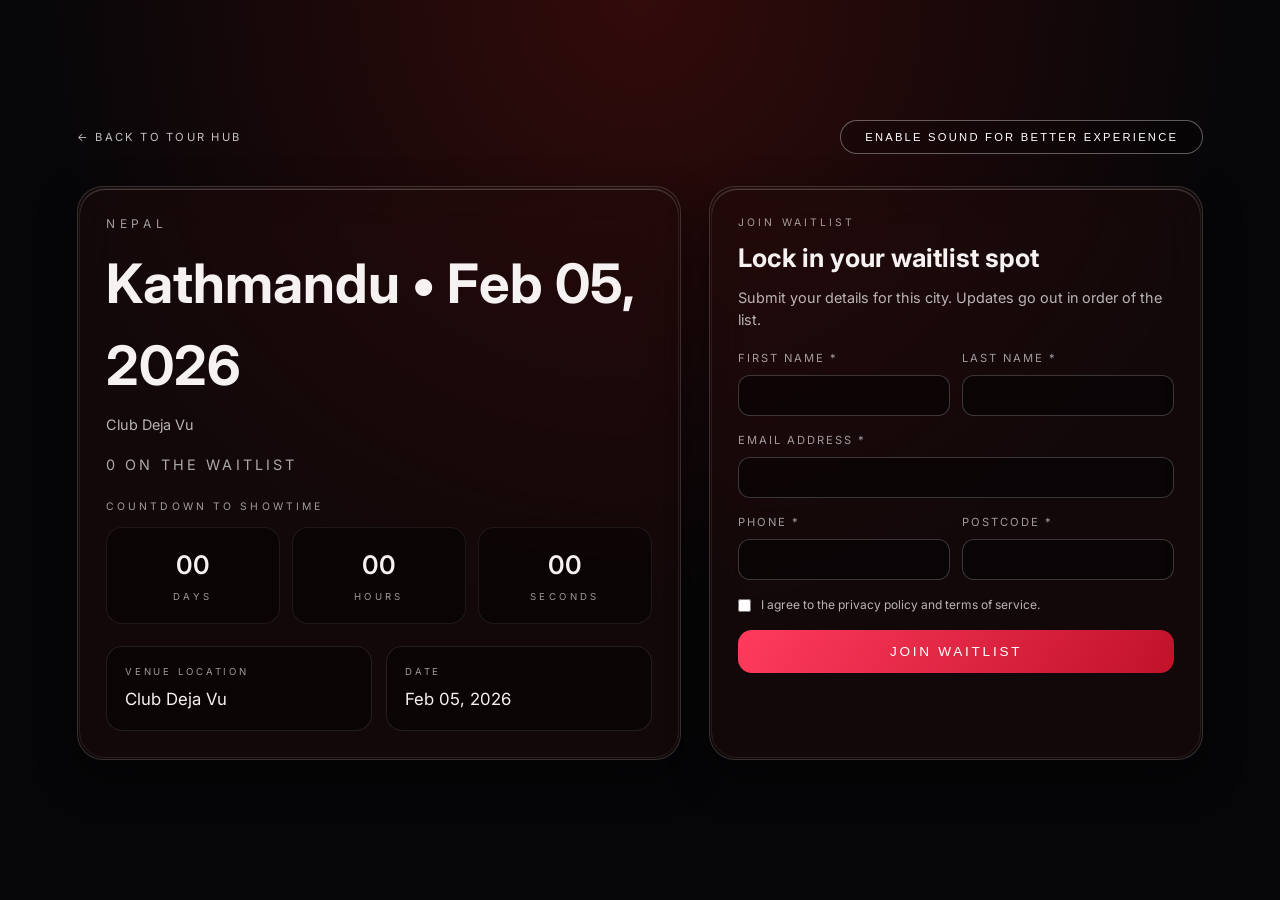
<file: tour-hub.html>
<!DOCTYPE html>
<html lang="en">
<head>
  <meta charset="UTF-8" />
  <title>Tour Hub – Nawaj Ansari</title>
  <meta name="viewport" content="width=device-width, initial-scale=1.0" />

  <link rel="preconnect" href="https://fonts.googleapis.com">
  <link rel="preconnect" href="https://fonts.gstatic.com" crossorigin>
  <link href="https://fonts.googleapis.com/css2?family=Oswald:wght@300;400;700&family=Inter:wght@300;400;600&family=Cinzel:wght@400;600;700&family=Cormorant+Garamond:wght@400;500;700&family=MedievalSharp&display=swap" rel="stylesheet">

  <link rel="stylesheet" href="assets/css/style.css" />
  <script src="assets/js/main.js" defer></script>
</head>
<body class="tour-hub-page">
  <main class="tour-hub">
    <div class="tour-hub-top">
      <a class="tour-hub-back" href="index.html#tour">← Back to tour hub</a>
      <button class="tour-hub-audio" type="button">Enable sound for better experience</button>
    </div>

    <div class="tour-hub-shell">
      <section class="tour-hub-card tour-hub-details" aria-labelledby="tour-hub-title">
        <div class="tour-hub-location">
          <p class="tour-hub-region" id="tour-hub-region">City</p>
          <h1 class="tour-hub-title" id="tour-hub-title">TBA • TBA</h1>
          <p class="tour-hub-sub" id="tour-hub-venue">Venue TBA</p>
        </div>

        <div class="tour-hub-count" id="tour-hub-count">0 on the waitlist</div>

        <div class="tour-hub-countdown">
          <p class="tour-hub-label">Countdown to showtime</p>
          <div class="tour-hub-countdown-grid" role="timer" aria-live="polite">
            <div class="tour-hub-countdown-item">
              <div class="tour-hub-countdown-number" id="hub-days">00</div>
              <div class="tour-hub-countdown-label">days</div>
            </div>
            <div class="tour-hub-countdown-item">
              <div class="tour-hub-countdown-number" id="hub-hours">00</div>
              <div class="tour-hub-countdown-label">hours</div>
            </div>
            <div class="tour-hub-countdown-item">
              <div class="tour-hub-countdown-number" id="hub-seconds">00</div>
              <div class="tour-hub-countdown-label">seconds</div>
            </div>
          </div>
        </div>

        <div class="tour-hub-info-grid">
          <div class="tour-hub-info-card">
            <p class="tour-hub-info-label">Venue location</p>
            <p class="tour-hub-info-value" id="tour-hub-location">TBA</p>
          </div>
          <div class="tour-hub-info-card">
            <p class="tour-hub-info-label">Date</p>
            <p class="tour-hub-info-value" id="tour-hub-date">TBA</p>
          </div>
        </div>
      </section>

      <section class="tour-hub-card tour-hub-form-card" aria-labelledby="tour-hub-form-title">
        <div class="tour-hub-form-header">
          <p class="tour-hub-form-label">Join waitlist</p>
          <h2 class="tour-hub-form-title" id="tour-hub-form-title">Lock in your waitlist spot</h2>
          <p class="tour-hub-form-sub">Submit your details for this city. Updates go out in order of the list.</p>
        </div>

        <form class="tour-hub-form" id="tour-hub-form" novalidate>
          <div class="tour-hub-form-row">
            <label class="tour-hub-field">
              <span>First Name *</span>
              <input type="text" name="firstName" autocomplete="given-name" required />
            </label>
            <label class="tour-hub-field">
              <span>Last Name *</span>
              <input type="text" name="lastName" autocomplete="family-name" required />
            </label>
          </div>

          <label class="tour-hub-field">
            <span>Email Address *</span>
            <input type="email" name="email" autocomplete="email" required />
          </label>

          <div class="tour-hub-form-row">
            <label class="tour-hub-field">
              <span>Phone *</span>
              <input type="tel" name="phone" autocomplete="tel" required />
            </label>
            <label class="tour-hub-field">
              <span>Postcode *</span>
              <input type="text" name="postcode" autocomplete="postal-code" required />
            </label>
          </div>

          <label class="tour-hub-consent">
            <input type="checkbox" name="consent" required />
            <span>I agree to the privacy policy and terms of service.</span>
          </label>

          <button class="tour-hub-submit" type="submit">Join waitlist</button>
          <div class="tour-hub-status" id="tour-hub-status" role="status" aria-live="polite"></div>
        </form>
      </section>
    </div>
  </main>
</body>
</html>
</file>
<file: assets/css/style.css>
:root {
  --bg: #050505;
  --bg-elevated: #0d0f13;
  --surface: #111318;
  --surface-2: #171b22;
  --bg-alt: var(--bg-elevated);
  --text: #f5f5f5;
  --text-muted: #a4a8b0;
  --muted: var(--text-muted);
  --border: rgba(255, 255, 255, 0.16);
  --overlay: rgba(0, 0, 0, 0.62);
  --accent: #ffffff;
  --accent-2: #9bc9ff;
  --accent-rgb: 255, 255, 255;
  --accent-glow: rgba(255, 255, 255, 0.35);
  --shadow: 0 16px 40px rgba(0, 0, 0, 0.42);
  --shadow-soft: 0 10px 24px rgba(0, 0, 0, 0.28);
  --shadow-deep: 0 18px 44px rgba(0, 0, 0, 0.48);
  --blur-soft: 10px;
  --blur-strong: 18px;
  --glow-soft: 0 0 18px rgba(255, 255, 255, 0.12);
  --effect-reduction: 1;
  --ambient-duration-multiplier: 1;
  --hero-droplet-core: rgba(255, 255, 255, 0.95);
  --hero-droplet-glow: rgba(180, 220, 255, 0.75);
  --glass-bg: color-mix(in srgb, var(--surface-2) 70%, transparent);
  --glass-bg-strong: color-mix(in srgb, var(--surface-2) 82%, transparent);
  --glass-border: var(--border);
  --glass-highlight: color-mix(in srgb, var(--accent) 30%, transparent);
  --glass-shadow: var(--shadow);
  --glass-blur: 16px;
  --font-base: "Inter", system-ui, -apple-system, BlinkMacSystemFont, sans-serif;
  --font-gmode: "Pirata One", Georgia, "Times New Roman", serif;
  --section-min-height: clamp(420px, 54vh, 585px);
  --header-height: 72px;
}

* {
  margin: 0;
  padding: 0;
  box-sizing: border-box;
}

.sr-only {
  position: absolute;
  width: 1px;
  height: 1px;
  padding: 0;
  margin: -1px;
  overflow: hidden;
  clip: rect(0, 0, 0, 0);
  white-space: nowrap;
  border: 0;
}

body {
  background: var(--bg);
  color: var(--text);
  font-family: var(--font-base);
  line-height: 1.5;
  overflow-x: hidden;
  position: relative;
  transition: background-color 0.45s ease, color 0.45s ease, border-color 0.45s ease, box-shadow 0.45s ease, font-family 0.45s ease;
}

body.sheet-open {
  overflow: hidden;
}

body.menu-open {
  overflow: hidden;
}

body.g-mode {
  --bg: #0b0202;
  --bg-elevated: #140404;
  --surface: #1a0808;
  --surface-2: #230b0b;
  --bg-alt: var(--bg-elevated);
  --text: #f7e6e6;
  --text-muted: #ccb3b3;
  --accent: #f04d4d;
  --accent-2: #ff8d8d;
  --accent-rgb: 240, 77, 77;
  --accent-glow: rgba(240, 77, 77, 0.42);
  --border: rgba(240, 77, 77, 0.3);
  --overlay: rgba(10, 2, 2, 0.7);
  --shadow: 0 16px 40px rgba(0, 0, 0, 0.55);
  --shadow-soft: 0 10px 24px rgba(0, 0, 0, 0.32);
  --shadow-deep: 0 18px 44px rgba(0, 0, 0, 0.58);
  --glow-soft: 0 0 18px rgba(240, 77, 77, 0.12);
  --hero-droplet-core: #ffe5e5;
  --hero-droplet-glow: #b1121c;
  /* Body copy stays on --font-base (Inter) for legibility. The gothic
     --font-gmode display face is applied only to the hero headline
     (see .hero-name-backdrop below), never inherited site-wide. */
  background: var(--bg);
  color: var(--text);
}

a {
  color: inherit;
  text-decoration: none;
}

img {
  max-width: 100%;
  display: block;
}

video,
iframe {
  max-width: 100%;
}

/* Smooth theme transitions */
body,
header,
.hero,
.spotify-section,
.tour,
/* .merch, */
.about,
.subscribe,
footer,
.hero-ribbon,
/* .product-card, */
.countdown-card,
.tour-item,
.spotify-card,
.subscribe-card,
.footer-links,
.footer-links a,
.logo-mark-footer {
  transition: background-color 0.45s ease, color 0.45s ease, border-color 0.45s ease, box-shadow 0.45s ease;
}

/* HEADER / NAV */

header {
  position: fixed;
  top: 14px;
  left: 50%;
  transform: translateX(-50%);
  width: calc(100% - 32px);
  max-width: 1300px;
  border-radius: 999px;
  z-index: 100;
  padding: 10px calc(4vw + env(safe-area-inset-right)) 10px calc(4vw + env(safe-area-inset-left));
  min-height: 56px;
  display: flex;
  align-items: center;
  justify-content: space-between;
  background: rgba(4, 6, 14, 0.55);
}

.logo {
  font-family: "Oswald", sans-serif;
  font-weight: 700;
  letter-spacing: 0.2em;
  font-size: 0.85rem;
  text-transform: uppercase;
  display: flex;
  flex-direction: column;
  align-items: flex-start;
  gap: 6px;
  opacity: 0;
  transform: translate3d(0, -10px, 0);
  animation: hero-fade-up 0.55s cubic-bezier(0.22, 1, 0.36, 1) 0.08s forwards;
}

.logo-mark {
  height: 28px;
  width: auto;
}

nav ul {
  display: flex;
  list-style: none;
  gap: 28px;
  font-size: 0.8rem;
  text-transform: uppercase;
  letter-spacing: 0.14em;
}

nav ul li {
  opacity: 0;
  transform: translate3d(0, -8px, 0);
  animation: hero-fade-up 0.45s cubic-bezier(0.22, 1, 0.36, 1) forwards;
}

nav ul li:nth-child(1) { animation-delay: 0.16s; }
nav ul li:nth-child(2) { animation-delay: 0.2s; }
nav ul li:nth-child(3) { animation-delay: 0.24s; }
nav ul li:nth-child(4) { animation-delay: 0.28s; }
nav ul li:nth-child(5) { animation-delay: 0.32s; }

nav a {
  position: relative;
}

nav a::after {
  content: "";
  position: absolute;
  left: 0;
  bottom: -4px;
  width: 0;
  height: 1px;
  background: var(--accent);
  transition: width 0.25s ease;
}

nav a:hover::after {
  width: 100%;
}

.nav-toggle {
  display: none;
  align-items: center;
  justify-content: center;
  width: 44px;
  height: 44px;
  border-radius: 12px;
  border: 1px solid var(--accent);
  background: color-mix(in srgb, var(--surface) 78%, transparent);
  color: var(--accent);
  cursor: pointer;
  transition: background 0.2s ease, transform 0.2s ease;
  opacity: 0;
  transform: translate3d(0, -8px, 0);
  animation: hero-fade-up 0.45s cubic-bezier(0.22, 1, 0.36, 1) 0.12s forwards;
}

.nav-toggle:hover {
  background: color-mix(in srgb, var(--accent) 14%, var(--surface));
  transform: translateY(-1px);
}

.nav-toggle-bar {
  position: relative;
  display: block;
  width: 20px;
  height: 2px;
  background: currentColor;
}

.nav-toggle-bar::before,
.nav-toggle-bar::after {
  content: "";
  position: absolute;
  left: 0;
  width: 100%;
  height: 2px;
  background: currentColor;
  transition: transform 0.2s ease;
}

.nav-toggle-bar::before { top: -6px; }
.nav-toggle-bar::after  { top: 6px; }

/* G MODE ORB — floating sphere above the pill */
.g-mode-orb-wrap {
  position: absolute;
  left: 50%;
  top: 0;
  transform: translate(-50%, -58%);
  z-index: 120;
  display: flex;
  flex-direction: column;
  align-items: center;
  pointer-events: none;
}

.g-mode-orb {
  display: block;
  width: 46px;
  height: 46px;
  border-radius: 50%;
  background: radial-gradient(circle at 36% 28%,
    #ffffff 0%,
    rgba(210, 218, 255, 0.90) 24%,
    rgba(140, 148, 210, 1)   55%,
    rgba(28,  30,  70,  1)   100%);
  box-shadow:
    0 0 22px rgba(130, 140, 240, 0.55),
    0 0 8px  rgba(255, 255, 255, 0.40),
    0 6px 18px rgba(0, 0, 0, 0.65);
}

.g-mode-orb-ring {
  display: block;
  width: 62px;
  height: 14px;
  border-radius: 50%;
  border: 1.5px solid rgba(180, 190, 255, 0.40);
  margin-top: -8px;
  box-shadow: 0 0 10px rgba(140, 150, 255, 0.25);
}

.theme-toggle {
  position: absolute;
  left: 50%;
  top: 50%;
  padding: 10px 18px;
  border-radius: 999px;
  border: 1px solid var(--accent);
  background: linear-gradient(180deg, color-mix(in srgb, var(--accent) 22%, transparent), color-mix(in srgb, var(--surface) 70%, var(--bg)));
  color: var(--accent);
  text-transform: uppercase;
  letter-spacing: 0.12em;
  font-size: 0.72rem;
  cursor: pointer;
  transform: translate3d(-50%, -50%, 0);
  transform-style: preserve-3d;
  box-shadow:
    0 10px 26px rgba(0, 0, 0, 0.45),
    inset 0 1px 0 rgba(255, 255, 255, 0.35),
    inset 0 -3px 8px rgba(0, 0, 0, 0.55);
  transition: background 0.2s ease, transform 0.2s ease, box-shadow 0.2s ease;
  overflow: hidden;
  isolation: isolate;
  z-index: 110;
  opacity: 0;
  animation:
    hero-fade-up-center 0.55s cubic-bezier(0.22, 1, 0.36, 1) 0.12s forwards,
    glass-wobble-center 6s ease-in-out 0.7s infinite;
}

.theme-toggle::before {
  content: "";
  position: absolute;
  inset: 2px;
  border-radius: inherit;
  background: linear-gradient(180deg, rgba(255, 255, 255, 0.28), rgba(255, 255, 255, 0));
  opacity: 0.8;
  pointer-events: none;
  mix-blend-mode: screen;
  animation: specular-drift 4.8s ease-in-out infinite;
}

.theme-toggle::after {
  content: "";
  position: absolute;
  inset: 18% -25% auto -25%;
  height: 60%;
  border-radius: inherit;
  background: linear-gradient(110deg, rgba(255, 255, 255, 0) 0%, rgba(255, 255, 255, 0.25) 45%, rgba(255, 255, 255, 0) 70%);
  mix-blend-mode: screen;
  opacity: 0.7;
  pointer-events: none;
  animation: edge-shimmer 6.5s linear infinite;
}

.theme-toggle:hover {
  background: linear-gradient(180deg, color-mix(in srgb, var(--accent) 30%, transparent), color-mix(in srgb, var(--surface-2) 72%, var(--bg)));
  transform: translate3d(-50%, -52%, 0);
  box-shadow:
    0 14px 30px rgba(0, 0, 0, 0.5),
    inset 0 1px 0 rgba(255, 255, 255, 0.4),
    inset 0 -4px 10px rgba(0, 0, 0, 0.6);
  animation-play-state: paused;
}

.theme-toggle:active {
  transform: translate3d(-50%, -48%, 0);
  box-shadow:
    0 8px 18px rgba(0, 0, 0, 0.4),
    inset 0 1px 0 rgba(255, 255, 255, 0.2),
    inset 0 -2px 6px rgba(0, 0, 0, 0.65);
  animation-play-state: paused;
}

@media (max-width: 820px) {
  .theme-toggle {
    padding: 9px 14px;
  }
}

@media (max-width: 520px) {
  .theme-toggle {
    padding: 8px 12px;
    letter-spacing: 0.1em;
    font-size: 0.68rem;
  }
  .logo-mark {
    height: 22px;
  }
  .logo {
    font-size: 0.75rem;
  }
  .nav-toggle {
    width: 40px;
    height: 40px;
  }
}

@media (max-width: 900px) {
  header {
    padding: 10px 5vw;
    top: 10px;
    width: calc(100% - 20px);
    border-radius: 999px;
  }
}

@media (max-width: 820px) {
  header {
    justify-content: flex-start;
  }
  .nav-toggle {
    display: inline-flex;
    position: absolute;
    right: 5vw;
    top: 50%;
    transform: translateY(-50%);
  }
  nav {
    position: relative;
  }
  nav ul {
    position: absolute;
    top: calc(100% + 10px);
    right: 0;
    background: color-mix(in srgb, var(--bg) 88%, #000);
    border: 1px solid var(--border);
    border-radius: 14px;
    padding: 12px;
    flex-direction: column;
    align-items: flex-start;
    gap: 12px;
    display: none;
    min-width: 180px;
    max-width: 90vw;
    box-shadow: 0 16px 40px rgba(0,0,0,0.5);
    backdrop-filter: blur(6px);
    z-index: 120;
  }
  nav.nav-open ul {
    display: flex;
  }
  nav a {
    padding: 4px 6px;
  }
}

main {
  margin-top: 0;
}

body:not(.tour-hub-page) main > section:not(.hero) {
  content-visibility: auto;
  contain-intrinsic-size: 760px;
}

/* HERO */

.hero {
  position: relative;
  min-height: 100vh;
  display: flex;
  align-items: center;
  justify-content: center;
  flex-direction: column;
  gap: 32px;
  overflow: hidden;
  padding-top: calc(var(--header-height) + 52px); /* makes room for fixed floating pill header */
  background: radial-gradient(circle at 20% 0%, var(--bg-elevated) 0%, var(--bg) 40%, #000 70%);
  color: var(--text);
}

.hero-media {
  position: absolute;
  inset: 0;
  pointer-events: none;
  z-index: 0;
  overflow: hidden;
  opacity: 0;
  transition: opacity 0.42s ease;
}

body.g-mode .hero-media {
  opacity: 1;
}

.hero-poster,
.hero-video {
  position: absolute;
  inset: 0;
  width: 100%;
  height: 100%;
  object-fit: cover;
  display: block;
}

.hero-video {
  opacity: 0;
  transition: opacity 0.42s ease;
}

body.g-mode .hero-video.is-ready {
  opacity: 1;
}

.hp-field {
  position: absolute;
  left: -9999px;
  width: 1px;
  height: 1px;
  opacity: 0;
}

.hero-bg-image {
  position: absolute;
  inset: 0;
  pointer-events: none;
  z-index: 1;
  overflow: hidden;
}

.hero-bg-image::before,
.hero-bg-image::after {
  content: "";
  position: absolute;
  inset: 0;
  background: center/cover no-repeat;
  background-position: center 30%;
  mix-blend-mode: screen;
  opacity: 0.70;
  filter: grayscale(0) contrast(1.3);
  transition: opacity 0.42s ease;
  will-change: opacity;
}

.hero-bg-image::before {
  background-image: url("../img/hero-bg-image.PNG");
}

.hero-bg-image::after {
  background-image: url("../img/hero-bg-image-g.PNG");
  opacity: 0;
}

.hero-overlay-image {
  position: absolute;
  inset: 0;
  pointer-events: none;
  z-index: 2;
  display:  flex;
  overflow: hidden;
}

.hero-overlay-image::before,
.hero-overlay-image::after {
  content: "";
  position: absolute;
  inset: 0;
  background: center no-repeat;
  background-size: 40%;
  mix-blend-mode: normal;
  opacity: 0.95;
  filter: contrast(1.1) brightness(1.05) grayscale(0);
  transition: opacity 0.42s ease;
  will-change: opacity;
}

.hero-overlay-image::before {
  background-image: url("../img/hero-overlay-image.PNG");
}

.hero-overlay-image::after {
  background-image: url("../img/hero-overlay-image-g.PNG");
  opacity: 0;
}


.hero-overlay-gradient {
  position: absolute;
  inset: 0;
  background: linear-gradient(to bottom, color-mix(in srgb, var(--overlay) 65%, transparent), color-mix(in srgb, var(--bg) 88%, #000));
  z-index: 3;
  pointer-events: none;
}

.hero-bg-image::before,
.hero-bg-image::after,
.hero-overlay-image::before,
.hero-overlay-image::after {
  animation: hero-bg-drift 18s ease-in-out infinite alternate;
}

.hero-bg-image::after,
.hero-overlay-image::after {
  animation-duration: 24s;
}

body.g-mode .hero-bg-image::before,
body.g-mode .hero-overlay-image::before {
  opacity: 0;
}

body.g-mode .hero-bg-image::after {
  opacity: 0.22; /* reduce illustrated face overlay so city video shows through */
}

body.g-mode .hero-overlay-image::after {
  opacity: 0.95;
}

body.g-mode .hero-name-backdrop {
  font-family: var(--font-gmode);
  letter-spacing: 0.06em;
  line-height: 0.98; /* blackletter glyphs need more clearance than the tight 0.82 tuned for Oswald */
  color: #c8181c;
  opacity: 0.88;
  text-shadow:
    0 2px 0 #3a0406,
    0 4px 12px rgba(200,0,0,0.75),
    0 0 24px rgba(240,20,20,0.70),
    0 0 48px rgba(255,30,30,0.55),
    0 0 80px rgba(220,0,0,0.30);
}

body.g-mode .hero-tagline {
  color: color-mix(in srgb, var(--text) 88%, var(--accent));
  letter-spacing: 0.16em;
}

body.g-mode .hero-overlay-gradient {
  background: linear-gradient(to bottom,
    rgba(2, 0, 0, 0.04) 0%,
    rgba(4, 0, 0, 0.20) 50%,
    color-mix(in srgb, var(--bg) 96%, #000) 100%);
}

body.g-mode .hero-overlay-image::after {
  background-size: 62%;
  background-position: center 10%;
  filter: contrast(1.06) brightness(1.12);
}

body.g-mode .hero-content {
  background: rgba(8, 2, 2, 0.16);
  border-color: rgba(200, 80, 80, 0.18);
  border-top-color: rgba(230, 110, 110, 0.30);
  backdrop-filter: blur(12px) saturate(170%);
  -webkit-backdrop-filter: blur(12px) saturate(170%);
  box-shadow:
    0 24px 60px rgba(0, 0, 0, 0.55),
    0 0 60px rgba(180, 0, 0, 0.08),
    inset 0 1px 0 rgba(255, 180, 180, 0.14);
}

body.g-mode .hero-ribbon-overlay {
  opacity: 0;
  pointer-events: none;
}

/* G MODE THEME */

.hero-content {
  position: relative;
  text-align: center;
  padding: 40px 6vw 90px;
  max-width: 920px;
  width: 90%;
  z-index: 9;
  display: flex;
  flex-direction: column;
  align-items: center;
  gap: 22px;
  background: rgba(5, 8, 22, 0.28);
  border: 1px solid rgba(255, 255, 255, 0.10);
  border-top-color: rgba(255, 255, 255, 0.20);
  border-radius: 22px;
  backdrop-filter: blur(14px) saturate(160%);
  -webkit-backdrop-filter: blur(14px) saturate(160%);
  box-shadow:
    0 24px 60px rgba(0, 0, 0, 0.50),
    inset 0 1px 0 rgba(255, 255, 255, 0.10);
}

.hero-content::before {
  content: "";
  position: absolute;
  inset: 6% 10% 12%;
  border-radius: 30px;
  background:
    radial-gradient(circle at 50% 42%, rgba(0, 0, 0, 0.62), rgba(0, 0, 0, 0.2) 56%, transparent 86%);
  filter: blur(calc(var(--blur-soft) * var(--effect-reduction)));
  pointer-events: none;
  z-index: 0;
}

.hero-name-backdrop {
  position: absolute;
  inset: 0;
  display: grid;
  place-items: center;
  font-family: inherit;
  text-transform: uppercase;
  letter-spacing: 0.20em;
  font-weight: 700;
  font-size: clamp(5.2rem, 16vw, 12rem);
  line-height: 0.82;
  color: #090909;
  opacity: 0;
  text-align: center;
  pointer-events: none;
  mix-blend-mode: screen;
  z-index: 0;
  text-shadow:
    0 2px 0 #2e0406,
    0 3px 6px rgba(240, 5, 5, 0.6),
    0 0 14px rgba(200,30,30,0.55),
    0 0 28px rgba(200,30,30,0.4);
  animation:
    hero-title-enter 0.8s cubic-bezier(0.22, 1, 0.36, 1) 0.1s forwards,
    hero-name-blood 3.2s ease-out 1s infinite alternate;
}

.hero-droplets {
  position: absolute;
  top: 0;
  left: 50%;
  width: 100vw;
  height: 100vh;
  transform: translateX(-50%);
  overflow: hidden;
  pointer-events: none;
  z-index: 2;
}

.hero-droplet {
  position: absolute;
  border-radius: 999px;
  background: radial-gradient(circle at 30% 30%, var(--hero-droplet-core), var(--hero-droplet-glow) 70%, rgba(0, 0, 0, 0.15));
  box-shadow: 0 0 10px rgba(0, 0, 0, 0.35);
  filter: drop-shadow(0 6px 10px rgba(0, 0, 0, 0.45));
  animation: hero-droplet-fall linear infinite;
}

.hero-visual {
  position: relative;
  display: flex;
  justify-content: center;
  align-items: center;
  margin-bottom: 12px;
  z-index: 5;
}

.hero-portrait-frame {
  position: relative;
  opacity: 0;
  filter: none;
  pointer-events: none;
  width: min(48vw, 520px);
  max-width: 520px;
  aspect-ratio: 4/ 4;
  display: flex;
  align-items: center;
  justify-content: center;
  filter: drop-shadow(0 20px 36px rgba(0,0,0,0.58));
}

.hero-portrait {
  width: 100%;
  height: 100%;
  object-fit: cover;
  filter: grayscale(1) contrast(1.25);
}

.hero-portrait-frame::after {
  content: "";
  position: absolute;
  inset: -14% -16%;
  border: 1px solid rgba(255,255,255,0.06);
  border-radius: 22px;
  mix-blend-mode: screen;
  opacity: 0.35;
}

/* fake eye glow bar */
.hero-eyes {
  position: absolute;
  top: 44%;
  left: 50%;
  transform: translateX(-50%);
  width: 210px;
  height: 24px;
  border-radius: 999px;
  box-shadow: 0 0 42px 12px rgba(255,255,255,0.46);
  opacity: 0.99;
  filter: blur(3px);
  pointer-events: none;
}

.hero-tagline {
  position: relative;
  display: inline-block;
  margin-top: 6px;
  font-size: 1rem;
  letter-spacing: 0.16em;
  line-height: 1.4;
  text-transform: uppercase;
  color: color-mix(in srgb, var(--accent) 62%, var(--text));
  text-shadow:
    0 1px 0 color-mix(in srgb, var(--accent) 24%, #111),
    0 2px 3px rgba(0,0,0,0.45),
    0 0 10px rgba(var(--accent-rgb),0.45),
    0 0 20px rgba(var(--accent-rgb),0.3);
  opacity: 0;
  transform: translate3d(0, 18px, 0);
  animation:
    hero-content-enter 0.9s cubic-bezier(0.22, 1, 0.36, 1) 0.16s forwards,
    hero-tagline-glow 2.8s ease-in-out 1.05s infinite alternate;
  overflow: visible;
}

/* === WATER DROPLETS (disabled — handled by overrides.css) === */

.hero-name-backdrop::before,
.hero-name-backdrop::after {
  display: none;
  content: "";
  position: absolute;
  top: 65%;
  left: 70%;
  width: 4px;
  height: 10px;
  border-radius: 3%;
  background: radial-gradient(circle at 60% 60%, var(--hero-droplet-core), var(--hero-droplet-glow) 70%, rgba(0, 0, 0, 0.25));
  box-shadow:
    0 0 6px rgba(240, 48, 5, 0.9),
    0 4px 10px rgba(0,0,0,0.7);
  opacity: 0.9;
}

.hero-name-backdrop::before {
  left: 0;
  box-shadow:
    -220px -120px rgba(240,48,5,0.9),
    -60px -200px rgba(240,48,5,0.9),
    40px -160px rgba(240,48,5,0.9),
    180px -140px rgba(240,48,5,0.9);
   animation: droplet-fall 1.4s linear infinite;
}

.hero-name-backdrop::after {
  left: 0;
  box-shadow:
    -160px -100px rgba(240,48,5,0.9),
    -10px -180px rgba(240,48,5,0.9),
    120px -220px rgba(240,48,5,0.9),
    240px -150px rgba(240,48,5,0.9);
  animation: droplet-fall 1.9s linear infinite 0.6s;
}

/* Rain-style straight fall */
@keyframes droplet-fall {
  0% {
    opacity: 0;
    transform: translateY(-30px) scale(0.9);
  }

  10% {
    opacity: 1;
  }

  85% {
    opacity: 1;
    transform: translateY(110px) scale(0.9);
  }

  100% {
    opacity: 0;
    transform: translateY(130px) scale(0.9);
  }
}

@keyframes hero-droplet-fall {
  0% {
    opacity: 0;
    transform: translateY(-120px) scale(0.85);
  }
  12% {
    opacity: 1;
  }
  85% {
    opacity: 1;
    transform: translateY(220px) scale(1);
  }
  100% {
    opacity: 0;
    transform: translateY(260px) scale(1.05);
  }
}


.hero-description {
  margin-top: 10px;
  font-size: 0.96rem;
  line-height: 1.72;
  font-weight: 400;
  max-width: 660px;
  margin-left: auto;
  margin-right: auto;
  color: #d4d4d4;
  padding: 14px 24px;
  border-radius: 999px;
  background: rgba(255, 255, 255, 0.06);
  border: 1px solid rgba(255, 255, 255, 0.10);
  opacity: 0;
  transform: translate3d(0, 18px, 0);
  animation: hero-content-enter 0.9s cubic-bezier(0.22, 1, 0.36, 1) 0.28s forwards;
}

@keyframes hero-tagline-glow {
  0% {
    text-shadow:
      0 1px 0 color-mix(in srgb, var(--accent) 24%, #111),
      0 2px 3px rgba(0,0,0,0.45),
      0 0 12px rgba(var(--accent-rgb),0.85),
      0 0 26px rgba(var(--accent-rgb),0.75),
      0 0 48px rgba(var(--accent-rgb),1);
  }
  100% {
    text-shadow:
      0 1px 0 color-mix(in srgb, var(--accent) 24%, #111),
      0 2px 3px rgba(0,0,0,0.45),
      0 0 12px rgba(var(--accent-rgb),0.85),
      0 0 26px rgba(var(--accent-rgb),0.75),
      0 0 48px rgba(var(--accent-rgb),1);
  }
}



@keyframes hero-name-blood {
  0% {
    color: #b01018;
    text-shadow:
      0 2px 0 #380406,
      0 3px 8px rgba(0,0,0,0.65),
      0 0 16px rgba(210,20,20,0.60),
      0 0 30px rgba(210,20,20,0.40),
      0 0 55px rgba(200,0,0,0.25);
  }
  100% {
    color: #d01820;
    text-shadow:
      0 2px 0 #3a0406,
      0 3px 12px rgba(0,0,0,0.70),
      0 0 22px rgba(255,40,40,0.80),
      0 0 42px rgba(240,30,30,0.60),
      0 0 75px rgba(220,0,0,0.35);
  }
}

.hero-cta-row {
  margin-top: 26px;
  display: flex;
  justify-content: center;
  gap: 16px;
  flex-wrap: wrap;
  opacity: 0;
  transform: translate3d(0, 18px, 0);
  animation: hero-content-enter 0.9s cubic-bezier(0.22, 1, 0.36, 1) 0.4s forwards;
}

/* Buttons */

.btn {
  padding: 10px 26px;
  border-radius: 999px;
  border: 1px solid var(--accent);
  font-size: 0.8rem;
  letter-spacing: 0.16em;
  text-transform: uppercase;
  display: inline-flex;
  align-items: center;
  gap: 8px;
  background: transparent;
  color: var(--accent);
  cursor: pointer;
  transition: all 0.25s ease;
}

.btn-primary {
  background: linear-gradient(180deg, var(--accent), color-mix(in srgb, var(--accent) 75%, var(--surface-2)));
  color: var(--bg);
  box-shadow:
    0 12px 30px rgba(0, 0, 0, 0.55),
    0 0 0 1px color-mix(in srgb, var(--accent) 40%, transparent) inset;
}

.hero-cta-row .btn-primary {
  opacity: 0;
  transform: translate3d(0, 12px, 0) scale(0.985);
  animation: hero-cta-pop 0.65s cubic-bezier(0.22, 1, 0.36, 1) 0.56s forwards;
}

.hero-cta-row .btn-primary:hover {
  transform: translateY(-2px);
  box-shadow:
    0 16px 36px rgba(0, 0, 0, 0.62),
    0 0 0 1px rgba(255, 255, 255, 0.5) inset;
}

.btn:focus-visible {
  outline: none;
  box-shadow:
    0 0 0 3px rgba(0, 0, 0, 0.92),
    0 0 0 6px var(--accent-glow);
}

.btn:hover {
  transform: translateY(-1px);
  box-shadow: 0 8px 24px rgba(0,0,0,0.6);
  background: var(--accent);
  color: var(--bg);
}

.hero-ribbon-overlay {
  position: absolute;
  inset: 0;
  overflow: hidden;
  pointer-events: none;
  z-index: 8;
}

.hero-ribbon {
  position: absolute;
  top: 60%;
  left: 50%;
  width: 132vw;
  min-width: 132vw;
  background: color-mix(in srgb, var(--surface-2) 82%, var(--accent) 18%);
  border-top: 1px solid var(--border);
  border-bottom: 1px solid var(--border);
  padding: 9px 0;
  overflow: hidden;
  display: flex;
  white-space: nowrap;
  text-transform: uppercase;
  letter-spacing: 0.3em;
  font-size: 0.72rem;
  opacity: 0.94;
  color: var(--text);
  text-shadow: 0 1px 0 color-mix(in srgb, var(--accent) 28%, transparent);
  box-shadow: var(--shadow-soft);
  transform-origin: center;
  transform: translate3d(-50%, -50%, 0) rotate(-5deg);
  will-change: transform;
  animation: ribbon-drift calc(8.5s * var(--ambient-duration-multiplier)) ease-in-out infinite;
}

/* Mobile nav + hero safety layout */
@media (max-width: 768px) {
  html,
  body {
    overflow-x: clip;
  }

  header {
    z-index: 210;
    isolation: isolate;
  }

  .nav-toggle {
    z-index: 320;
  }

  .theme-toggle {
    z-index: 240;
  }

  nav {
    position: fixed;
    inset: 0;
    z-index: 300;
    pointer-events: none;
  }

  nav::before {
    content: "";
    position: absolute;
    inset: 0;
    background: rgba(2, 4, 8, 0.68);
    opacity: 0;
    transition: opacity 0.24s ease;
    pointer-events: none;
  }

  nav ul {
    position: absolute;
    top: 0;
    right: 0;
    bottom: 0;
    left: auto;
    min-width: 0;
    max-width: none;
    width: min(84vw, 340px);
    margin: 0;
    border-radius: 0;
    border-left: 1px solid var(--border);
    border-top: none;
    border-right: none;
    border-bottom: none;
    padding: calc(var(--header-height) + 26px) 22px 26px;
    background: color-mix(in srgb, var(--bg) 92%, #000);
    box-shadow: -18px 0 42px rgba(0, 0, 0, 0.45);
    display: flex;
    flex-direction: column;
    align-items: stretch;
    gap: 14px;
    transform: translate3d(104%, 0, 0);
    opacity: 0;
    visibility: hidden;
    pointer-events: auto;
    transition: transform 0.26s cubic-bezier(0.22, 1, 0.36, 1), opacity 0.2s ease, visibility 0.2s ease;
  }

  nav ul li {
    opacity: 1;
    transform: none;
    animation: none;
  }

  nav a {
    display: block;
    padding: 12px 4px;
    font-size: 0.88rem;
    letter-spacing: 0.16em;
  }

  nav a:focus-visible,
  .nav-toggle:focus-visible {
    outline: 2px solid color-mix(in srgb, var(--accent) 62%, transparent);
    outline-offset: 2px;
    border-radius: 10px;
  }

  nav.nav-open {
    pointer-events: auto;
  }

  nav.nav-open::before {
    opacity: 1;
    pointer-events: auto;
  }

  nav.nav-open ul {
    display: flex;
    opacity: 1;
    visibility: visible;
    transform: translate3d(0, 0, 0);
  }

  .hero {
    min-height: 100svh;
    justify-content: flex-start;
    padding-top: calc(var(--header-height) + 92px);
    padding-bottom: clamp(24px, 5svh, 56px);
  }

  .hero-media { z-index: 0; }
  .hero-bg-image { z-index: 1; }
  .hero-overlay-image { z-index: 2; }
  .hero-overlay-gradient { z-index: 3; }
  .hero-ribbon-overlay { z-index: 6; }
  .hero-content { z-index: 9; }

  .hero-content {
    width: min(92vw, 560px);
    max-width: min(92vw, 560px);
    padding: 16px 0 136px;
    gap: 14px;
  }

  .hero-content::before {
    inset: 8% 2% 16%;
    filter: blur(9px);
  }

  .hero-name-backdrop {
    inset: auto 0 auto 0;
    top: 14%;
    font-size: clamp(2.4rem, 14vw, 4.4rem);
    line-height: 0.9;
    letter-spacing: 0.14em;
    opacity: 0.24;
    mix-blend-mode: normal;
  }

  .hero-visual,
  .hero-tagline,
  .hero-description,
  .hero-cta-row {
    order: 0;
  }

  .hero-visual {
    margin: 0;
  }

  .hero-portrait-frame {
    width: min(72vw, 320px);
  }

  .hero-eyes {
    width: min(46vw, 190px);
    opacity: 0.55;
  }

  .hero-tagline {
    margin-top: 2px;
    font-size: clamp(0.8rem, 2.9vw, 0.96rem);
    line-height: 1.45;
    letter-spacing: 0.1em;
  }

  .hero-description {
    margin-top: 4px;
    max-width: 34ch;
    font-size: clamp(0.88rem, 2.8vw, 0.98rem);
    line-height: 1.65;
  }

  .hero-cta-row {
    margin-top: 10px;
    width: 100%;
    gap: 10px;
  }

  .hero-cta-row .btn {
    width: min(100%, 320px);
    justify-content: center;
  }

  .hero-ribbon {
    top: auto;
    bottom: clamp(8svh, 10svh, 14svh);
    width: 138vw;
    min-width: 138vw;
    padding: 6px 0;
    font-size: 0.58rem;
    letter-spacing: 0.12em;
    transform: translate3d(-50%, 0, 0) rotate(-3deg);
  }

  .hero-ribbon-track {
    animation-duration: 30s;
  }

  .hero-droplets {
    display: none;
  }

  .hero-bg-image::before,
  .hero-bg-image::after,
  .hero-overlay-image::before,
  .hero-overlay-image::after {
    filter: none;
  }
}

.hero-ribbon-track {
  display: inline-flex;
  flex: 0 0 auto;
  min-width: max-content;
  align-items: center;
  animation: ribbon-marquee calc(28s * var(--ambient-duration-multiplier)) linear infinite;
}

.hero-ribbon-track span {
  display: inline-block;
  padding-left: 2.4rem;
  animation: ribbon-wave calc(4.2s * var(--ambient-duration-multiplier)) ease-in-out infinite;
}

@keyframes hero-content-enter {
  from {
    opacity: 0;
    transform: translate3d(0, 18px, 0);
  }
  to {
    opacity: 1;
    transform: translate3d(0, 0, 0);
  }
}

@keyframes hero-fade-up {
  from {
    opacity: 0;
    transform: translate3d(0, 12px, 0);
  }
  to {
    opacity: 1;
    transform: translate3d(0, 0, 0);
  }
}

@keyframes hero-title-enter {
  from {
    opacity: 0;
    transform: translate3d(0, 12px, 0);
  }
  to {
    opacity: 0.75;
    transform: translate3d(0, 0, 0);
  }
}

@keyframes hero-fade-up-center {
  from {
    opacity: 0;
    transform: translate3d(-50%, calc(-50% + 12px), 0);
  }
  to {
    opacity: 1;
    transform: translate3d(-50%, -50%, 0);
  }
}

@keyframes hero-cta-pop {
  from {
    opacity: 0;
    transform: translate3d(0, 12px, 0) scale(0.985);
  }
  to {
    opacity: 1;
    transform: translate3d(0, 0, 0) scale(1);
  }
}

@keyframes hero-bg-drift {
  0% {
    transform: scale(1.03) translate3d(-1.2%, -0.8%, 0);
  }
  100% {
    transform: scale(1.08) translate3d(1.1%, 1.2%, 0);
  }
}

@keyframes ribbon-marquee {
  from { transform: translate3d(0, 0, 0); }
  to   { transform: translate3d(-100%, 0, 0); }
}

/* Small bobbing/wave of the text inside the ribbon */
@keyframes ribbon-wave {
  0%   { margin-top: 0; }
  25%  { margin-top: -3px; }
  50%  { margin-top: 0; }
  75%  { margin-top: 3px; }
  100% { margin-top: 0; }
}

/* Gentle tilt/bob of the whole ribbon strip */
@keyframes ribbon-drift {
  0% {
    transform: translate3d(-50%, -50%, 0) rotate(-5deg) translateY(0);
  }
  50% {
    transform: translate3d(-50%, -50%, 0) rotate(-5deg) translateY(5px);
  }
  100% {
    transform: translate3d(-50%, -50%, 0) rotate(-5deg) translateY(0);
  }
}

@media (max-width: 768px) {
  .hero {
    padding-top: 100px;
  }
  .hero-overlay-image::before,
  .hero-overlay-image::after {
    background-size: 70%;
    background-position: center 60%;
  }
  body.g-mode .hero-overlay-image::after {
    background-size: 78%;
    background-position: center 62%;
  }
  .hero-name-backdrop {
    font-size: clamp(3.6rem, 11vw, 6.8rem);
    opacity: 0.55;
  }
  .hero-tagline {
    font-size: 0.9rem;
    letter-spacing: 0.12em;
    white-space: normal;
  }
  .hero-description {
    font-size: 0.92rem;
    line-height: 1.62;
  }
  .hero-visual {
    order: 2;
  }
  .hero-tagline,
  .hero-description,
  .hero-cta-row {
    order: 1;
  }
  .hero-cta-row {
    flex-wrap: wrap;
    justify-content: center;
    gap: 10px;
  }
  .hero-ribbon {
    top: 67%;
    width: 140vw;
    min-width: 140vw;
    font-size: 0.64rem;
    letter-spacing: 0.16em;
    padding: 7px 0;
  }
}

@media (max-width: 420px) {
  .hero-name-backdrop {
    font-size: clamp(3rem, 15vw, 5.5rem);
    opacity: 0.4;
  }
  .hero-tagline {
    letter-spacing: 0.08em;
  }
  .hero-overlay-image::before,
  .hero-overlay-image::after {
    background-size: 82%;
    background-position: center 62%;
  }
  body.g-mode .hero-overlay-image::after {
    background-size: 90%;
    background-position: center 64%;
  }
  .hero-ribbon {
    top: 69%;
    width: 138vw;
    min-width: 138vw;
    font-size: 0.6rem;
    padding: 6px 0;
  }
}

@media (prefers-reduced-motion: reduce) {
  .logo,
  nav ul li,
  .nav-toggle,
  .theme-toggle,
  .hero-name-backdrop,
  .hero-tagline,
  .hero-description,
  .hero-cta-row,
  .hero-cta-row .btn-primary {
    opacity: 1;
    transform: none;
    animation: none;
  }
  .hero-bg-image::before,
  .hero-bg-image::after,
  .hero-overlay-image::before,
  .hero-overlay-image::after,
  .hero-ribbon,
  .hero-ribbon-track,
  .hero-ribbon-track span {
    animation: none;
  }
  /* Fix: missing guards on droplet + ribbon animations */
  .hero-name-backdrop::before,
  .hero-name-backdrop::after,
  .albums-ring {
    animation: none;
  }
}

@media (hover: none) and (pointer: coarse), (max-width: 900px) {
  .theme-toggle,
  .theme-toggle::before,
  .theme-toggle::after,
  .social-glass,
  .social-glass::before,
  .social-glass::after,
  .hero-bg-image::before,
  .hero-bg-image::after,
  .hero-overlay-image::before,
  .hero-overlay-image::after {
    animation: none;
  }

  .hero-ribbon {
    animation: none;
  }

  .hero-ribbon-track span {
    animation: none;
  }

  .hero-droplets {
    display: none;
  }
}

/* NEW ALBUM */
.album-section {
  position: relative;
  padding: 90px 6vw 70px;
  display: flex;
  align-items: center;
  justify-content: center;
  overflow: hidden;
  border-top: 1px solid #111;
  border-bottom: 1px solid #111;
}

.album-section::before,
.album-section::after {
  content: "";
  position: absolute;
  inset: 0;
  background-size: cover;
  background-position: center 5%;
  background-repeat: no-repeat;
  transition: opacity 0.45s ease;
}

.album-section::before {
  background-image: url("../img/album-cover.jpg");
  opacity: 1;
  z-index: 0;
}

.album-section::after {
  background-image: url("../img/album-cover-g.jpg");
  opacity: 0;
  z-index: 1;
}

body.g-mode .album-section::after {
  opacity: 1;
}

body.g-mode .album-section::before {
  opacity: 0;
}

.album-overlay {
  position: absolute;
  inset: 0;
  background: linear-gradient(120deg, rgba(0, 0, 0, 0.75), rgba(0, 0, 0, 0.3) 45%, rgba(0, 0, 0, 0.85));
  z-index: 2;
}

.album-content {
  position: relative;
  z-index: 3;
  max-width: 680px;
  text-align: left;
  display: flex;
  flex-direction: column;
  gap: 12px;
}

.album-meta {
  font-size: 0.85rem;
  letter-spacing: 0.16em;
  text-transform: uppercase;
  color: var(--muted);
}

.album-text {
  font-size: 0.95rem;
  color: #e0e0e0;
  max-width: 520px;
}

.album-toggle {
  margin-top: 16px;
  display: inline-flex;
  gap: 8px;
  padding: 6px;
  border-radius: 999px;
  border: 1px solid rgba(255, 255, 255, 0.22);
  background: rgba(255, 255, 255, 0.08);
  backdrop-filter: blur(12px) saturate(1.2);
  -webkit-backdrop-filter: blur(12px) saturate(1.2);
  box-shadow:
    0 8px 24px rgba(0, 0, 0, 0.45),
    inset 0 1px 1px rgba(255, 255, 255, 0.2);
  width: fit-content;
}

.album-toggle-btn {
  border: none;
  background: transparent;
  color: rgba(255, 255, 255, 0.7);
  padding: 8px 14px;
  border-radius: 999px;
  text-transform: uppercase;
  letter-spacing: 0.12em;
  font-size: 0.7rem;
  cursor: pointer;
  transition: background 0.2s ease, color 0.2s ease, box-shadow 0.2s ease;
}

.album-toggle-btn.is-active {
  color: #fff;
  background: rgba(255, 255, 255, 0.18);
  box-shadow:
    inset 0 1px 1px rgba(255, 255, 255, 0.3),
    0 6px 18px rgba(0, 0, 0, 0.35);
}

.album-links {
  margin-top: 12px;
}

.album-link {
  display: none;
  align-items: center;
  justify-content: center;
  padding: 10px 18px;
  border-radius: 999px;
  border: 1px solid rgba(255, 255, 255, 0.25);
  background: rgba(255, 255, 255, 0.1);
  color: #fff;
  text-decoration: none;
  letter-spacing: 0.1em;
  text-transform: uppercase;
  font-size: 0.7rem;
  backdrop-filter: blur(10px) saturate(1.15);
  -webkit-backdrop-filter: blur(10px) saturate(1.15);
  box-shadow:
    0 10px 26px rgba(0, 0, 0, 0.4),
    inset 0 1px 1px rgba(255, 255, 255, 0.2);
}

.album-link.is-active {
  display: inline-flex;
}

body.g-mode .album-toggle {
  border-color: color-mix(in srgb, var(--accent) 40%, transparent);
  background: color-mix(in srgb, var(--accent) 12%, transparent);
}

body.g-mode .album-toggle-btn {
  color: color-mix(in srgb, var(--accent) 85%, var(--text));
}

body.g-mode .album-toggle-btn.is-active {
  color: #fff;
  background: color-mix(in srgb, var(--accent) 30%, transparent);
  box-shadow:
    inset 0 1px 1px rgba(255, 255, 255, 0.2),
    0 6px 18px rgba(0, 0, 0, 0.35);
}

body.g-mode .album-link {
  border-color: color-mix(in srgb, var(--accent) 45%, transparent);
  background: color-mix(in srgb, var(--accent) 16%, transparent);
}

@media (max-width: 720px) {
  .album-section {
    padding: 90px 6vw 70px;
    text-align: center;
  }
  .album-content {
    align-items: center;
    text-align: center;
  }
  .album-text {
    max-width: 100%;
  }
  .album-toggle {
    justify-content: center;
  }
}

/* ALBUMS RING */
.albums-section {
  position: relative;
  padding: 90px 6vw 110px;
  background: #000;
  border-top: 1px solid #111;
  border-bottom: 1px solid #111;
  overflow: hidden;
  text-align: center;
}

.albums-section::after {
  content: "";
  position: absolute;
  inset: 0;
  background:
    radial-gradient(circle at 20% 10%, rgba(120, 120, 120, 0.18), transparent 45%),
    linear-gradient(180deg, rgba(0, 0, 0, 0.75), rgba(0, 0, 0, 0.95));
  z-index: 1;
  pointer-events: none;
}

.albums-bg-video {
  position: absolute;
  inset: 0;
  z-index: 1;
  pointer-events: none;
  overflow: hidden;
}

.albums-bg-video video {
  width: 100%;
  height: 100%;
  object-fit: contain;
  transform: translate(6%, 6%);
  filter: brightness(1.45) contrast(2.1) saturate(1.2);
}

.albums-content {
  position: relative;
  z-index: 2;
}

.albums-stage {
  position: relative;
  margin-top: 40px;
  --stage-size: clamp(260px, 40vw, 320px);
  --albums-mobile-card-width: clamp(248px, 74vw, 336px);
  --albums-mobile-orbit-depth: 20px;
  --albums-mobile-visible-depth: 2;
  --albums-mobile-side-opacity: 0.22;
  --albums-mobile-snap-duration: 340ms;
  min-height: var(--stage-size);
  display: grid;
  place-items: center;
  perspective: 1200px;
  perspective-origin: 50% 45%;
  transform-style: preserve-3d;
  --ring-radius: calc(var(--stage-size) * 0.90);
  isolation: isolate;
}

.albums-portrait {
  position: absolute;
  width: clamp(140px, 22vw, 260px);
  aspect-ratio: 1;
  top: 50%;
  left: 50%;
  border: none;
  padding: 0;
  background: transparent;
  box-shadow: none;
  pointer-events: none;
  transform-style: preserve-3d;
  transform: translate(-50%, -50%) translateZ(-120px);
}

@supports ((backdrop-filter: blur(1px)) or (-webkit-backdrop-filter: blur(1px))) {
  .albums-portrait {
    backdrop-filter: none;
    -webkit-backdrop-filter: none;
  }
}

.albums-portrait img {
  width: 100%;
  height: 100%;
  object-fit: cover;
  border-radius: 0;
  mix-blend-mode: multiply;
  filter: contrast(1.15) brightness(0.85) saturate(1.1);
}

.albums-ring {
  position: relative;
  width: calc(var(--stage-size) * 0.85);
  height: calc(var(--stage-size) * 0.85);
  transform-style: preserve-3d;
  transform: translateZ(0);
  animation: albums-rotate calc(36s * var(--ambient-duration-multiplier)) linear infinite;
}

.album-card {
  position: absolute;
  top: 50%;
  left: 50%;
  width: calc(var(--stage-size) * 0.7);
  aspect-ratio: 4 / 5;
  transform-style: preserve-3d;
  transform: translate(-50%, -50%) rotateY(calc((var(--position) - 1) * (360deg / var(--quantity)))) translateZ(var(--ring-radius));
  transition: transform 0.4s ease, box-shadow 0.4s ease;
  text-decoration: none;
  display: block;
  overflow: visible;
}

.album-card-title {
  position: absolute;
  top: -28px;
  left: 50%;
  transform: translateX(-50%) translateY(10px) translateZ(0);
  z-index: 3;
  padding: 6px 12px;
  border-radius: 999px;
  font-size: 0.65rem;
  letter-spacing: 0.2em;
  text-transform: uppercase;
  color: #fff;
  background: rgba(0, 0, 0, 0.55);
  border: 1px solid rgba(255, 255, 255, 0.2);
  opacity: 0;
  visibility: hidden;
  pointer-events: none;
  backface-visibility: hidden;
  transition: opacity 0.3s ease, transform 0.3s ease, box-shadow 0.3s ease;
  white-space: nowrap;
  box-shadow:
    0 6px 16px rgba(0, 0, 0, 0.5),
    0 0 14px rgba(255, 255, 255, 0.15);
  text-shadow:
    0 0 10px rgba(255, 255, 255, 0.4),
    0 0 20px rgba(255, 255, 255, 0.25);
  will-change: transform, opacity;
}

.album-card:hover .album-card-title,
.album-card:focus-visible .album-card-title {
  opacity: 1;
  visibility: visible;
  transform: translateX(-50%) translateY(-8px) translateZ(80px);
  box-shadow:
    0 8px 20px rgba(0, 0, 0, 0.55),
    0 0 26px rgba(255, 255, 255, 0.55);
}

.album-card img {
  width: 100%;
  height: 100%;
  object-fit: cover;
  border-radius: 16px;
  border: 1px solid var(--glass-border);
  background: rgba(10, 10, 10, 0.45);
  box-shadow: var(--shadow-deep);
  backdrop-filter: blur(calc(var(--glass-blur) * 0.75)) saturate(125%);
  -webkit-backdrop-filter: blur(calc(var(--glass-blur) * 0.75)) saturate(125%);
  transition: transform 0.35s ease, box-shadow 0.35s ease, border-color 0.35s ease;
}

.albums-swipe-hint {
  display: none;
}

.album-card:hover img {
  transform: translateY(-6px) scale(1.02);
  border-color: var(--glass-highlight);
  box-shadow:
    0 24px 50px rgba(0, 0, 0, 0.65),
    0 0 24px rgba(255, 255, 255, 0.12);
}

@media (prefers-reduced-motion: reduce) {
  .albums-bg-video {
    display: none;
  }
  .albums-section {
    background:
      radial-gradient(circle at 20% 10%, rgba(120, 120, 120, 0.18), transparent 100%),
      linear-gradient(180deg, rgba(0, 0, 0, 0.85), rgba(0, 0, 0, 0.98));
  }
  .albums-ring {
    animation: none;
  }
  .spotify-stack,
  .spotify-stack-card,
  .spotify-stack-card--front {
    animation: none;
    transition: none;
    transform: none;
  }
  #spotify .spotify-bg-mesh,
  #spotify .spotify-glass-stage,
  #spotify .spotify-mesh-orb,
  #spotify .spotify-light-hotspot {
    animation: none;
    transition: none;
    transform: none;
  }
  #spotify .spotify-light-hotspot {
    opacity: 0.2;
  }
  .spotify-stack-card--front::after {
    transition: none;
  }
  .spotify-stack::after {
    transition: none;
  }
  #spotify .spotify-embed-frame,
  #spotify .spotify-embed {
    transition: none;
    filter: none;
  }
}

@keyframes albums-rotate {
  0% {
    transform: rotateY(0deg);
  }
  100% {
    transform: rotateY(-360deg);
  }
}

@media (max-width: 720px) {
  .albums-section {
    padding: 76px 6vw 70px;
  }
  .albums-stage {
    --stage-size: clamp(200px, 58vw, 300px);
    min-height: var(--stage-size);
    --ring-radius: calc(var(--stage-size) * 0.4);
  }
}

@media (max-width: 768px) {
  .albums-section {
    padding: 72px 5vw 56px;
  }
  .albums-content .section-heading {
    font-size: clamp(1.5rem, 6.4vw, 2.1rem);
    line-height: 1.14;
  }
  .albums-stage {
    margin-top: 24px;
    min-height: calc(var(--albums-mobile-card-width) * 1.44);
    perspective: 860px;
    perspective-origin: 50% 40%;
  }
  .albums-ring {
    width: 100%;
    height: 100%;
    animation: none;
    transform: translateZ(0);
  }
  .albums-stage.albums-mobile-orbit .album-card {
    width: var(--albums-mobile-card-width);
    top: 50%;
    left: 50%;
    transform:
      translate(-50%, -50%)
      translateX(calc(var(--mobile-delta, 0) * clamp(72px, 28vw, 146px)))
      translateZ(calc((2 - var(--mobile-abs, 0)) * var(--albums-mobile-orbit-depth)))
      rotateY(calc(var(--mobile-delta, 0) * -11deg))
      scale(calc(1 - (var(--mobile-abs, 0) * 0.085)));
    opacity: calc(1 - (var(--mobile-abs, 0) * var(--albums-mobile-side-opacity)));
    transition:
      transform var(--albums-mobile-snap-duration) cubic-bezier(0.22, 1, 0.36, 1),
      opacity 220ms ease;
    will-change: transform, opacity;
  }
  .albums-stage.albums-mobile-orbit .album-card[data-mobile-hidden="true"] {
    opacity: 0;
    pointer-events: none;
  }
  .albums-stage.albums-mobile-orbit .album-card.is-mobile-active {
    z-index: 20;
    opacity: 1;
  }
  .albums-stage.albums-mobile-orbit .album-card img {
    border-radius: 18px;
    border-color: color-mix(in srgb, var(--glass-highlight) 70%, var(--glass-border));
    box-shadow:
      0 16px 34px rgba(0, 0, 0, 0.52),
      0 2px 0 rgba(255, 255, 255, 0.18) inset;
    transform: translateZ(0);
  }
  .albums-stage.albums-mobile-orbit .album-card-title {
    opacity: 0;
    visibility: hidden;
    transition: opacity 0.2s ease, transform 0.22s ease;
  }
  .albums-stage.albums-mobile-orbit .album-card.is-mobile-active .album-card-title {
    opacity: 1;
    visibility: visible;
    transform: translateX(-50%) translateY(-8px) translateZ(24px);
  }
  .albums-stage.albums-mobile-orbit.is-dragging .album-card {
    transition-duration: 90ms;
  }
  .albums-swipe-hint {
    position: absolute;
    left: 50%;
    bottom: 4px;
    transform: translateX(-50%);
    display: inline-flex;
    align-items: center;
    justify-content: center;
    padding: 6px 12px;
    border-radius: 999px;
    border: 1px solid rgba(255, 255, 255, 0.2);
    background: rgba(8, 8, 10, 0.66);
    color: rgba(255, 255, 255, 0.84);
    font-size: 0.62rem;
    letter-spacing: 0.16em;
    text-transform: uppercase;
    opacity: 0.9;
    pointer-events: none;
    transition: opacity 220ms ease, transform 220ms ease;
  }
  .albums-swipe-hint.is-hidden {
    opacity: 0;
    transform: translateX(-50%) translateY(6px);
  }
  .albums-bg-video video {
    filter: brightness(0.46) contrast(1.06) saturate(1.05);
  }
}

@media (prefers-reduced-motion: reduce) and (max-width: 768px) {
  .albums-stage.albums-mobile-orbit .album-card,
  .albums-stage.albums-mobile-orbit .album-card-title,
  .albums-swipe-hint {
    transition: none;
  }
}

.spotify-section {
  padding: 90px 6vw 70px;
  background: var(--bg);
  border-top: 1px solid var(--border);
  border-bottom: 1px solid var(--border);
  position: relative;
  overflow: hidden;
}

.spotify-section::before {
  content: "";
  position: absolute;
  inset: 0;
  background: linear-gradient(120deg, rgba(0,0,0,0.72), rgba(0,0,0,0.35));
  z-index: 0;
  pointer-events: none;
}

#spotify.spotify-section {
  --spotify-mesh-intensity: 0.9;
  --spotify-aura-saturation: 1.12;
  --spotify-green-accent: 0.32;
  --spotify-card-green-tint: 0.22;
  --spotify-card-cyan-tint: 0.12;
  --spotify-frame-thickness: 2px;
  --spotify-frame-radius: 22px;
  --spotify-frame-border-color: rgba(255, 255, 255, 0.12);
  --spotify-frame-shadow: 0 18px 42px rgba(0, 0, 0, 0.42);
  --spotify-halo-intensity: 1;
  --spotify-iframe-saturate: 1.05;
  --spotify-iframe-contrast: 1.03;
  --spotify-glass-blur: 26px;
  --spotify-hotspot-opacity: 0.42;
  --spotify-hotspot-radius: 380px;
  --spotify-parallax-strength: 16px;
  --spotify-ambient-duration: 14s;
  --spotify-sweep-speed: 20s;
  --spotify-vignette-strength: 0.66;
  --spotify-hover-lift: -6px;
  --spotify-glow-intensity: 1;
  --spotify-aura-green: 29, 185, 84;
  --spotify-aura-cyan: 46, 214, 255;
  --spotify-aura-blue: 64, 116, 255;
  --spotify-aura-magenta: 242, 73, 255;
  --spotify-cursor-x: 50%;
  --spotify-cursor-y: 46%;
  --spotify-parallax-x: 0;
  --spotify-parallax-y: 0;
  background:
    radial-gradient(circle at 18% 18%, rgba(var(--spotify-aura-blue), 0.18), transparent 42%),
    radial-gradient(circle at 78% 22%, rgba(var(--spotify-aura-green), 0.14), transparent 40%),
    linear-gradient(140deg, #090b10 6%, #0f1117 42%, #080b11 100%);
  isolation: isolate;
}

#spotify.spotify-section::before {
  background:
    radial-gradient(circle at 10% 12%, rgba(255, 255, 255, 0.08), transparent 36%),
    radial-gradient(circle at 82% 9%, rgba(var(--spotify-aura-cyan), 0.1), transparent 30%),
    linear-gradient(180deg, rgba(4, 6, 8, 0.18), rgba(2, 3, 4, 0.72));
  opacity: 0;
  animation: spotify-bg-reveal 0.8s ease forwards;
}

#spotify .spotify-bg-mesh,
#spotify .spotify-light-hotspot,
#spotify .spotify-glass-stage,
#spotify .spotify-overlay {
  pointer-events: none;
}

#spotify .spotify-bg-mesh {
  position: absolute;
  inset: -8%;
  z-index: 1;
  overflow: hidden;
  opacity: 0;
  transform: translate3d(0, 6px, 0);
  animation: spotify-bg-reveal 0.85s ease 0.06s forwards;
}

#spotify .spotify-bg-mesh::before {
  content: "";
  position: absolute;
  inset: 0;
  background:
    radial-gradient(circle at 24% 26%, rgba(255, 255, 255, 0.045), transparent 38%),
    radial-gradient(circle at 73% 62%, rgba(255, 255, 255, 0.03), transparent 34%);
  mix-blend-mode: screen;
}

#spotify .spotify-bg-mesh::after {
  content: "";
  position: absolute;
  inset: 0;
  background-image:
    radial-gradient(rgba(255, 255, 255, 0.04) 0.6px, transparent 0.6px);
  background-size: 3px 3px;
  opacity: 0.08;
  mix-blend-mode: soft-light;
}

#spotify .spotify-mesh-orb {
  position: absolute;
  border-radius: 999px;
  filter: blur(0.5px) saturate(var(--spotify-aura-saturation));
  opacity: calc(var(--spotify-mesh-intensity) * 0.8 * var(--effect-reduction));
  transform:
    translate3d(
      calc(var(--spotify-parallax-x) * var(--spotify-parallax-strength)),
      calc(var(--spotify-parallax-y) * var(--spotify-parallax-strength)),
      0
    );
  will-change: transform;
}

#spotify .spotify-mesh-orb--green {
  width: clamp(300px, 38vw, 520px);
  height: clamp(300px, 38vw, 520px);
  top: 4%;
  right: 8%;
  background: radial-gradient(circle, rgba(var(--spotify-aura-green), calc(var(--spotify-green-accent) * 1.2)), rgba(var(--spotify-aura-green), 0) 68%);
  animation: spotify-orb-float-a calc(var(--spotify-ambient-duration) * var(--ambient-duration-multiplier)) ease-in-out infinite alternate;
}

#spotify .spotify-mesh-orb--steel {
  width: clamp(360px, 46vw, 640px);
  height: clamp(360px, 46vw, 640px);
  top: -16%;
  left: -10%;
  background: radial-gradient(circle, rgba(var(--spotify-aura-cyan), 0.28), rgba(var(--spotify-aura-cyan), 0) 72%);
  animation: spotify-orb-float-b calc((var(--spotify-ambient-duration) + 3s) * var(--ambient-duration-multiplier)) ease-in-out infinite alternate;
}

#spotify .spotify-mesh-orb--charcoal {
  width: clamp(280px, 38vw, 560px);
  height: clamp(280px, 38vw, 560px);
  bottom: -14%;
  left: 26%;
  background: radial-gradient(circle, rgba(var(--spotify-aura-blue), 0.26), rgba(var(--spotify-aura-blue), 0) 74%);
  animation: spotify-orb-float-c calc((var(--spotify-ambient-duration) + 6s) * var(--ambient-duration-multiplier)) ease-in-out infinite alternate;
}

#spotify .spotify-light-hotspot {
  position: absolute;
  inset: 0;
  z-index: 1;
  background:
    radial-gradient(
      circle var(--spotify-hotspot-radius) at var(--spotify-cursor-x) var(--spotify-cursor-y),
      rgba(203, 230, 255, var(--spotify-hotspot-opacity)),
      rgba(var(--spotify-aura-green), calc(var(--spotify-green-accent) * 0.9)) 26%,
      rgba(var(--spotify-aura-cyan), 0.22) 44%,
      rgba(4, 8, 12, 0) 72%
    );
  mix-blend-mode: screen;
  opacity: 0.38;
  transition: opacity 0.4s ease;
}

#spotify .spotify-glass-stage {
  display: none;
}

#spotify .spotify-glass-stage::before {
  content: none;
}

#spotify .spotify-overlay {
  background:
    radial-gradient(circle at 16% 48%, rgba(0, 0, 0, 0.54), transparent 48%),
    radial-gradient(circle at 50% 50%, rgba(0, 0, 0, var(--spotify-vignette-strength)), transparent 100%);
  z-index: 2;
}

#spotify .spotify-content::before {
  content: "";
  position: absolute;
  left: -2%;
  top: 6%;
  width: min(48%, 520px);
  height: 84%;
  border-radius: 28px;
  background:
    radial-gradient(circle at 70% 38%, rgba(var(--spotify-aura-cyan), 0.1), transparent 58%),
    radial-gradient(circle at 28% 62%, rgba(var(--spotify-aura-green), 0.08), transparent 60%),
    linear-gradient(120deg, rgba(3, 5, 8, 0.78), rgba(3, 5, 8, 0.16) 56%, transparent);
  z-index: -1;
  pointer-events: none;
}

.spotify-layer-bg {
  position: absolute;
  inset: 0;
  display: flex;
  justify-content: flex-end;
  align-items: center;
  z-index: 3;
  pointer-events: none;
  width: 100%;
  height: 100%;
}

.spotify-card--bg {
  transform: scale(1.25);
  filter: blur(18px);
  opacity: 0.99;
  box-shadow: none;
  width: 100%;
}

.spotify-overlay {
  position: absolute;
  inset: 0;
  z-index: 2;
  pointer-events: none;
}

.spotify-content {
  display: grid;
  grid-template-columns: repeat(auto-fit, minmax(280px, 1fr));
  align-items: center;
  gap: 32px;
  position: relative;
  z-index: 3;
}

.spotify-subtext {
  color: var(--muted);
  max-width: 460px;
  margin-top: 2px;
}

.spotify-stack-shell {
  width: min(100%, 560px);
  margin-left: auto;
  position: relative;
  z-index: 3;
}

.spotify-stack {
  position: relative;
  width: 100%;
  min-height: 382px;
  transform-style: preserve-3d;
  transform: rotateY(-10deg) rotateX(2.6deg) translateY(0);
  transition: transform 0.38s cubic-bezier(0.22, 1, 0.36, 1);
  will-change: transform;
  overflow: visible;
}

.spotify-stack::after {
  content: "";
  position: absolute;
  inset: -14px;
  border-radius: 30px;
  opacity: 0;
  pointer-events: none;
  z-index: 2;
  box-shadow:
    0 0 0 rgba(var(--spotify-aura-green), 0),
    0 0 0 rgba(var(--spotify-aura-cyan), 0);
  transition: opacity 0.28s ease, box-shadow 0.34s ease, transform 0.34s ease, filter 0.34s ease;
}

#spotify .spotify-stack-card {
  position: absolute;
  inset: 0;
  border-radius: 22px;
  border: 1px solid rgba(255,255,255,0.12);
  background:
    radial-gradient(circle at 18% 18%, rgba(var(--spotify-aura-green), var(--spotify-card-green-tint)), rgba(var(--spotify-aura-green), 0) 54%),
    radial-gradient(circle at 86% 14%, rgba(var(--spotify-aura-cyan), var(--spotify-card-cyan-tint)), rgba(var(--spotify-aura-cyan), 0) 60%),
    linear-gradient(150deg, rgba(8, 14, 12, 0.96), rgba(5, 8, 10, 0.94) 58%, rgba(4, 7, 9, 0.96));
  box-shadow:
    0 16px 44px rgba(0, 0, 0, 0.58),
    0 8px 20px rgba(0, 0, 0, 0.42),
    0 0 0 1px rgba(255, 255, 255, 0.04);
  pointer-events: none;
  transform-origin: center;
  transition: transform 0.38s cubic-bezier(0.22, 1, 0.36, 1), box-shadow 0.38s ease, border-color 0.3s ease;
}

#spotify .spotify-stack-card::before {
  content: "";
  position: absolute;
  inset: -1px;
  border-radius: inherit;
  border: 1px solid rgba(var(--spotify-aura-green), 0.24);
  opacity: 0.7;
  pointer-events: none;
}

body.g-mode .spotify-stack-card {
  background: radial-gradient(circle at 20% 20%, rgba(var(--accent-rgb), 0.14), color-mix(in srgb, var(--surface) 92%, #000));
  border-color: color-mix(in srgb, var(--accent) 35%, var(--border));
}

body.g-mode .spotify-stack-card::before {
  border-color: color-mix(in srgb, var(--accent) 42%, transparent);
}

.spotify-stack-card--back-2 {
  transform: translate3d(-30px, 24px, -106px) rotate(-2.4deg);
  border-color: rgba(255, 255, 255, 0.06);
  opacity: 0;
  animation: spotify-stack-enter-back-2 0.48s cubic-bezier(0.22, 1, 0.36, 1) 0.05s forwards;
}

.spotify-stack-card--back-1 {
  transform: translate3d(-16px, 13px, -56px) rotate(-1.35deg);
  border-color: rgba(255, 255, 255, 0.08);
  opacity: 0;
  animation: spotify-stack-enter-back-1 0.5s cubic-bezier(0.22, 1, 0.36, 1) 0.13s forwards;
}

#spotify .spotify-card {
  position: relative;
  background:
    radial-gradient(circle at 18% 12%, rgba(var(--spotify-aura-green), calc(var(--spotify-card-green-tint) * 1.05)), rgba(var(--spotify-aura-green), 0) 46%),
    radial-gradient(circle at 86% 14%, rgba(var(--spotify-aura-cyan), calc(var(--spotify-card-cyan-tint) * 1.1)), rgba(var(--spotify-aura-cyan), 0) 54%),
    linear-gradient(156deg, rgba(6, 12, 10, 0.96), rgba(3, 6, 8, 0.95) 60%, rgba(2, 4, 6, 0.96));
  border: 1px solid rgba(var(--spotify-aura-green), 0.24);
  border-radius: 22px;
  padding: 14px;
  box-shadow:
    0 20px 60px rgba(0,0,0,0.75),
    0 6px 18px rgba(0,0,0,0.45),
    0 0 0 1px rgba(var(--spotify-aura-cyan), 0.1);
  backdrop-filter: blur(6px);
  overflow: visible;
  pointer-events: auto;
  isolation: isolate;
}

#spotify .spotify-card::before {
  content: "";
  position: absolute;
  top: 0;
  left: 0;
  width: 40%;
  height: 60%;
  background: linear-gradient(135deg, rgba(255,255,255,0.2), rgba(var(--spotify-aura-cyan), 0.05) 42%, rgba(255,255,255,0));
  opacity: 0.5;
  transform: translate(-15%, -20%) rotate(-5deg);
  pointer-events: none;
  z-index: 1;
}

#spotify .spotify-card::after {
  content: "";
  position: absolute;
  inset: -8px;
  border-radius: 26px;
  background:
    radial-gradient(circle at 70% 42%, rgba(var(--spotify-aura-cyan), 0.18), transparent 56%),
    radial-gradient(circle at 34% 58%, rgba(var(--spotify-aura-green), 0.16), transparent 60%),
    radial-gradient(circle at 50% 54%, rgba(0, 0, 0, 0.54), rgba(0, 0, 0, 0.08) 54%, rgba(0, 0, 0, 0.36) 100%);
  opacity: 0.48;
  filter: blur(8px);
  pointer-events: none;
  z-index: 0;
}

#spotify .spotify-embed-frame {
  position: relative;
  z-index: 3;
  width: 100%;
  display: block;
  line-height: 0;
  border-radius: var(--spotify-frame-radius);
  padding: var(--spotify-frame-thickness);
  background:
    linear-gradient(135deg,
      rgba(var(--spotify-aura-green), 0.44),
      rgba(var(--spotify-aura-cyan), 0.32) 46%,
      rgba(255, 255, 255, 0.12) 100%);
  border: 1px solid var(--spotify-frame-border-color);
  box-shadow:
    var(--spotify-frame-shadow),
    0 0 calc(18px * var(--spotify-halo-intensity)) rgba(var(--spotify-aura-green), 0.08);
  transition: transform 0.24s ease, box-shadow 0.28s ease, border-color 0.24s ease;
  overflow: hidden;
  isolation: isolate;
}

#spotify .spotify-embed-frame::before {
  content: "";
  position: absolute;
  inset: 0;
  border-radius: inherit;
  box-shadow: inset 0 1px 0 rgba(255, 255, 255, 0.16);
  pointer-events: none;
  z-index: 2;
}

#spotify .spotify-embed-frame::after {
  content: none;
}

@media (hover: hover) and (pointer: fine) {
  #spotify .spotify-embed-frame:hover,
  #spotify .spotify-embed-frame:focus-within {
    transform: translateY(-2px);
    border-color: rgba(var(--spotify-aura-green), 0.24);
    box-shadow:
      0 22px 44px rgba(0, 0, 0, 0.48),
      0 0 calc(20px * var(--spotify-halo-intensity)) rgba(var(--spotify-aura-green), 0.1);
  }
}

.spotify-stack-card--front {
  position: relative;
  inset: auto;
  transform: translate3d(0, 0, 0);
  opacity: 0;
  animation: spotify-stack-enter-front 0.56s cubic-bezier(0.22, 1, 0.36, 1) 0.21s forwards;
}

.spotify-stack-card--front::after {
  content: "";
  position: absolute;
  inset: -1px;
  border-radius: inherit;
  border: 1px solid rgba(var(--spotify-aura-cyan), 0.14);
  box-shadow:
    0 0 0 rgba(var(--accent-rgb), 0),
    0 0 0 rgba(0, 0, 0, 0);
  opacity: 0;
  pointer-events: none;
  z-index: 0;
  transition: opacity 0.28s ease, box-shadow 0.34s ease, border-color 0.3s ease, filter 0.34s ease, transform 0.34s ease;
}

.spotify-stack:hover,
.spotify-stack:focus-within {
  transform: rotateY(-6deg) rotateX(1.3deg) translateY(-2px);
}

.spotify-stack:hover .spotify-stack-card--front,
.spotify-stack:focus-within .spotify-stack-card--front {
  transform: translate3d(0, var(--spotify-hover-lift), 0) rotateX(0.25deg);
  box-shadow:
    0 30px 72px rgba(0, 0, 0, 0.82),
    0 14px 34px rgba(0, 0, 0, 0.58),
    0 0 0 1px rgba(255, 255, 255, 0.07);
}

.spotify-stack:hover .spotify-embed-frame,
.spotify-stack:focus-within .spotify-embed-frame {
  transform: translateY(-2px);
  box-shadow:
    0 24px 54px rgba(0, 0, 0, 0.58),
    0 10px 20px rgba(0, 0, 0, 0.4),
    0 0 calc(38px * var(--spotify-halo-intensity)) rgba(var(--spotify-aura-green), 0.28),
    0 0 calc(58px * var(--spotify-halo-intensity)) rgba(var(--spotify-aura-cyan), 0.24);
  filter: saturate(1.05);
}

@media (hover: hover) and (pointer: fine) {
  .spotify-stack:hover::after {
    opacity: 1;
    box-shadow:
      0 0 calc(42px * var(--spotify-glow-intensity)) rgba(var(--spotify-aura-green), 0.28),
      0 0 calc(74px * var(--spotify-glow-intensity)) rgba(var(--spotify-aura-cyan), 0.24);
    transform: translate3d(0, calc(var(--spotify-hover-lift) * 0.35), 0) scale(1.006);
    filter: saturate(1.08);
  }

  .spotify-stack:hover .spotify-stack-card--front::after {
    opacity: 1;
    border-color: rgba(var(--spotify-aura-green), 0.46);
    box-shadow:
      0 0 calc(34px * var(--spotify-glow-intensity)) rgba(var(--spotify-aura-green), 0.34),
      0 0 calc(56px * var(--spotify-glow-intensity)) rgba(var(--spotify-aura-cyan), 0.26),
      0 20px 46px rgba(0, 0, 0, 0.34);
    filter: saturate(1.1);
    transform: scale(1.004);
  }
}

.spotify-stack:focus-within .spotify-stack-card--front::after,
.spotify-stack-shell:focus-within .spotify-stack-card--front::after {
  opacity: 1;
  border-color: rgba(var(--spotify-aura-green), 0.5);
  box-shadow:
    0 0 calc(38px * var(--spotify-glow-intensity)) rgba(var(--spotify-aura-green), 0.36),
    0 0 calc(62px * var(--spotify-glow-intensity)) rgba(var(--spotify-aura-cyan), 0.28),
    0 22px 48px rgba(0, 0, 0, 0.36);
  filter: saturate(1.12);
  transform: scale(1.005);
}

.spotify-stack:focus-within::after,
.spotify-stack-shell:focus-within .spotify-stack::after {
  opacity: 1;
  box-shadow:
    0 0 calc(44px * var(--spotify-glow-intensity)) rgba(var(--spotify-aura-green), 0.3),
    0 0 calc(78px * var(--spotify-glow-intensity)) rgba(var(--spotify-aura-cyan), 0.26);
  transform: translate3d(0, calc(var(--spotify-hover-lift) * 0.35), 0) scale(1.007);
  filter: saturate(1.1);
}

.spotify-stack:hover .spotify-stack-card--back-1,
.spotify-stack:focus-within .spotify-stack-card--back-1 {
  transform: translate3d(-20px, 17px, -54px) rotate(-1.9deg);
}

.spotify-stack:hover .spotify-stack-card--back-2,
.spotify-stack:focus-within .spotify-stack-card--back-2 {
  transform: translate3d(-36px, 30px, -108px) rotate(-2.9deg);
}

#spotify .spotify-embed {
  width: 100%;
  height: 352px;
  min-height: 352px;
  border: none;
  border-radius: calc(var(--spotify-frame-radius) - var(--spotify-frame-thickness));
  display: block;
  overflow: hidden;
  position: relative;
  z-index: 2;
  background: #121212;
  filter: saturate(var(--spotify-iframe-saturate)) contrast(var(--spotify-iframe-contrast));
  transition: filter 0.26s ease;
}

#spotify .spotify-embed-frame:focus-within .spotify-embed {
  filter: saturate(calc(var(--spotify-iframe-saturate) + 0.02)) contrast(calc(var(--spotify-iframe-contrast) + 0.01));
}

@media (max-width: 768px) {
  #spotify.spotify-section {
    --spotify-mesh-intensity: 0.68;
    --spotify-aura-saturation: 0.88;
    --spotify-frame-thickness: 1.5px;
    --spotify-halo-intensity: 0.5;
    --spotify-iframe-saturate: 1.03;
    --spotify-iframe-contrast: 1.02;
    --spotify-glass-blur: 16px;
    --spotify-hotspot-radius: 260px;
    --spotify-hotspot-opacity: 0.24;
    --spotify-glow-intensity: 0.48;
    overflow-x: clip;
  }
  #spotify .spotify-mesh-orb {
    opacity: 0.5;
    filter: blur(0.7px) saturate(0.78);
  }
  .spotify-stack-shell {
    margin-inline: auto;
    max-width: 560px;
  }
  #spotify .spotify-embed-frame {
    border-radius: 20px;
    box-shadow:
      0 12px 24px rgba(0, 0, 0, 0.34),
      0 0 calc(10px * var(--spotify-halo-intensity)) rgba(var(--spotify-aura-green), 0.06);
  }
  .spotify-content {
    gap: 30px;
    z-index: 4;
  }
  .spotify-subtext {
    margin-top: 6px;
  }
  #spotify .spotify-embed {
    min-height: 320px;
    height: 320px;
  }
}

@media (hover: none) and (pointer: coarse) {
  #spotify .spotify-embed-frame:hover {
    box-shadow: none;
    filter: none;
    transform: none;
  }
}

@media (max-width: 420px) {
  #spotify.spotify-section {
    --spotify-mesh-intensity: 0.55;
    --spotify-hotspot-opacity: 0.18;
    --spotify-vignette-strength: 0.74;
    --spotify-halo-intensity: 0.42;
    --spotify-glow-intensity: 0.38;
  }
  #spotify .spotify-mesh-orb--charcoal {
    opacity: 0.45;
  }
  #spotify .spotify-embed-frame {
    border-radius: 18px;
  }
  #spotify .spotify-embed {
    min-height: 300px;
    height: 300px;
  }
}

#spotify.spotify-reactive-disabled .spotify-light-hotspot {
  opacity: 0.28;
  background:
    radial-gradient(
      circle calc(var(--spotify-hotspot-radius) * 0.82) at 50% 42%,
      rgba(203, 230, 255, calc(var(--spotify-hotspot-opacity) * 0.55)),
      rgba(var(--accent-rgb), calc(var(--spotify-green-accent) * 0.35)) 32%,
      rgba(4, 8, 12, 0) 72%
    );
}

@keyframes spotify-stack-enter-back-2 {
  from {
    opacity: 0;
    transform: translate3d(-24px, 20px, -122px) rotate(-2.4deg) scale(0.985);
  }
  to {
    opacity: 1;
    transform: translate3d(-30px, 24px, -106px) rotate(-2.4deg);
  }
}

@keyframes spotify-stack-enter-back-1 {
  from {
    opacity: 0;
    transform: translate3d(-10px, 8px, -74px) rotate(-1.35deg) scale(0.99);
  }
  to {
    opacity: 1;
    transform: translate3d(-16px, 13px, -56px) rotate(-1.35deg);
  }
}

@keyframes spotify-stack-enter-front {
  from {
    opacity: 0;
    transform: translate3d(0, 12px, 0) scale(0.992);
  }
  to {
    opacity: 1;
    transform: translate3d(0, 0, 0) scale(1);
  }
}

@keyframes spotify-bg-reveal {
  from {
    opacity: 0;
    transform: translate3d(0, 14px, 0);
  }
  to {
    opacity: 1;
    transform: translate3d(0, 0, 0);
  }
}

@keyframes spotify-orb-float-a {
  from { transform: translate3d(calc(var(--spotify-parallax-x) * var(--spotify-parallax-strength)), calc(var(--spotify-parallax-y) * var(--spotify-parallax-strength)), 0) scale(1); }
  to { transform: translate3d(calc(var(--spotify-parallax-x) * var(--spotify-parallax-strength) - 12px), calc(var(--spotify-parallax-y) * var(--spotify-parallax-strength) + 10px), 0) scale(1.04); }
}

@keyframes spotify-orb-float-b {
  from { transform: translate3d(calc(var(--spotify-parallax-x) * var(--spotify-parallax-strength)), calc(var(--spotify-parallax-y) * var(--spotify-parallax-strength)), 0) scale(1.02); }
  to { transform: translate3d(calc(var(--spotify-parallax-x) * var(--spotify-parallax-strength) + 14px), calc(var(--spotify-parallax-y) * var(--spotify-parallax-strength) - 8px), 0) scale(0.98); }
}

@keyframes spotify-orb-float-c {
  from { transform: translate3d(calc(var(--spotify-parallax-x) * var(--spotify-parallax-strength)), calc(var(--spotify-parallax-y) * var(--spotify-parallax-strength)), 0) scale(1); }
  to { transform: translate3d(calc(var(--spotify-parallax-x) * var(--spotify-parallax-strength) + 8px), calc(var(--spotify-parallax-y) * var(--spotify-parallax-strength) + 12px), 0) scale(1.03); }
}

@keyframes spotify-stage-sweep {
  from { transform: translateX(-46%) rotate(8deg); }
  to { transform: translateX(64%) rotate(8deg); }
}


/* SECTIONS */

section {
  padding: 70px 3vw;
}

body:not(.tour-hub-page) main > section:not(.hero) {
  min-height: var(--section-min-height);
}

@media (max-width: 820px) {
  :root {
    --section-min-height: clamp(360px, 54vh, 480px);
  }
}

.section-label {
  font-size: 0.75rem;
  text-transform: uppercase;
  letter-spacing: 0.16em;
  color: var(--muted);
  margin-bottom: 10px;
}

.section-heading {
  font-family: "Oswald", sans-serif;
  font-size: clamp(1.9rem, 3.4vw, 2.8rem);
  letter-spacing: 0.12em;
  text-transform: uppercase;
  margin-bottom: 10px;
}

/* TOUR */

.tour {
  background: radial-gradient(circle at top, var(--surface), var(--bg) 40%, #000);
  border-top: 1px solid var(--border);
  border-bottom: 1px solid var(--border);
}

.tour-grid {
  display: grid;
  grid-template-columns: minmax(0, 3fr) minmax(0, 4fr);
  gap: 40px;
}

@media (max-width: 900px) {
  .tour-grid {
    grid-template-columns: 1fr;
  }
}

.countdown-card {
  border: 1px solid var(--border);
  padding: 24px 22px;
  border-radius: 18px;
  background: radial-gradient(circle at top, var(--surface-2), var(--bg));
  box-shadow: var(--shadow);
}

.countdown-title {
  text-transform: uppercase;
  letter-spacing: 0.18em;
  font-size: 0.8rem;
  margin-bottom: 20px;
  color: var(--muted);
}

.countdown-event {
  font-family: "Oswald", sans-serif;
  font-size: 1.4rem;
  text-transform: uppercase;
  letter-spacing: 0.14em;
  margin-bottom: 18px;
}

.countdown {
  display: flex;
  gap: 16px;
  margin-bottom: 18px;
}

.countdown-unit {
  flex: 1;
  text-align: center;
  padding: 12px 6px;
  border-radius: 12px;
  background: color-mix(in srgb, var(--bg) 92%, #000);
  border: 1px solid var(--border);
}

.countdown-number {
  font-family: "Oswald", sans-serif;
  font-size: 1.6rem;
  letter-spacing: 0.08em;
}

.countdown-label {
  font-size: 0.65rem;
  text-transform: uppercase;
  letter-spacing: 0.16em;
  color: var(--muted);
  margin-top: 4px;
}

.countdown-meta {
  font-size: 0.8rem;
  color: var(--muted);
}

.tour-cta {
  margin-top: 16px;
}

.tour-list {
  display: flex;
  flex-direction: column;
  gap: 14px;
}

.tour-item {
  display: grid;
  grid-template-columns: 100px minmax(0,1.5fr) minmax(0,1fr) auto;
  gap: 18px;
  padding: 14px 18px;
  border-radius: 14px;
  border: 1px solid var(--glass-border);
  background: linear-gradient(120deg, rgba(255, 255, 255, 0.08), rgba(255, 255, 255, 0.02));
  box-shadow: var(--glass-shadow);
  position: relative;
  overflow: hidden;
  transition: transform 0.25s ease, box-shadow 0.25s ease, border-color 0.25s ease;
}

.tour-item::before {
  content: "";
  position: absolute;
  inset: 1px;
  border-radius: inherit;
  border: 1px solid rgba(255, 255, 255, 0.08);
  box-shadow: inset 0 1px 0 var(--glass-highlight);
  pointer-events: none;
}

.tour-item:hover {
  transform: translateY(-3px);
  border-color: rgba(255, 255, 255, 0.28);
  box-shadow: 0 22px 50px rgba(0, 0, 0, 0.45);
}

.tour-item:focus-within {
  border-color: rgba(255, 255, 255, 0.35);
  box-shadow: 0 22px 50px rgba(0, 0, 0, 0.5);
}

@supports ((backdrop-filter: blur(1px)) or (-webkit-backdrop-filter: blur(1px))) {
  .tour-item {
    background: var(--glass-bg);
    backdrop-filter: blur(var(--glass-blur)) saturate(140%);
    -webkit-backdrop-filter: blur(var(--glass-blur)) saturate(140%);
  }

  .tour-item:hover {
    background: var(--glass-bg-strong);
  }
}

.tour-item.is-past {
  opacity: 0.5;
}

.tour-item.is-past .tour-item-action span {
  color: var(--muted);
}

@media (max-width: 720px) {
  .tour-item {
    grid-template-columns: minmax(0,1.2fr) minmax(0,1.2fr);
    grid-template-rows: auto auto;
    gap: 10px;
  }
  .tour-item-date { grid-column: 1 / -1; }
  .tour-item-venue { display: none; }
}

.tour-item-date {
  font-size: 0.8rem;
  text-transform: uppercase;
  letter-spacing: 0.18em;
  color: var(--muted);
}

.tour-item-location {
  font-family: "Oswald", sans-serif;
  text-transform: uppercase;
  letter-spacing: 0.12em;
  font-size: 0.9rem;
}

.tour-item-venue {
  font-size: 0.8rem;
  color: var(--muted);
}

.tour-item-action button {
  font-size: 0.7rem;
  padding: 6px 14px;
  border-radius: 999px;
  border: 1px solid var(--accent);
  background: transparent;
  color: var(--accent);
  text-transform: uppercase;
  letter-spacing: 0.15em;
  cursor: pointer;
  transition: all 0.2s ease;
  white-space: nowrap;
}

.tour-item-action button:hover {
  background: var(--accent);
  color: var(--bg);
}

/* CITIES ARCHIVE — ALBUM DECK */

.cities-archive {
  --aura-a: color-mix(in srgb, var(--accent-2) 32%, transparent);
  --aura-b: color-mix(in srgb, var(--accent) 22%, transparent);
  --card-width: 300px;
  --card-height: 500px;
  --card-radius: 18px;
  --card-border: rgba(255, 255, 255, 0.16);
  --glow-color: color-mix(in srgb, var(--accent-2) 55%, transparent);
  --glow: 0 0 0 1px color-mix(in srgb, var(--accent-2) 38%, transparent), 0 0 26px var(--glow-color);
  --deck-height: 520px;
  --cities-active-scale: 1.06;
  --cities-blur-step: 0.8px;
  --cities-opacity-step: 0.2;
  --cities-transition-duration: 320ms;
  --cities-transition-ease: cubic-bezier(0.22, 1, 0.36, 1);
  --cities-panel-spacing: 26px;
  --cities-panel-contrast: rgba(255, 255, 255, 0.9);
  background:
    radial-gradient(circle at 18% 0%, var(--aura-a), transparent 55%),
    radial-gradient(circle at 85% 12%, var(--aura-b), transparent 60%),
    linear-gradient(180deg, rgba(9, 9, 10, 0.95), rgba(4, 4, 5, 0.98));
  border-top: 1px solid #111;
  border-bottom: 1px solid #111;
  position: relative;
  overflow: hidden;
  transition: background 0.45s ease;
}

.cities-archive::after {
  content: "";
  position: absolute;
  inset: 0;
  background:
    var(--cities-aura, radial-gradient(circle at 25% 10%, rgba(10, 10, 12, 0.2), rgba(4, 4, 5, 0.85))),
    linear-gradient(180deg, rgba(3, 3, 4, 0.35), rgba(2, 2, 3, 0.82));
  pointer-events: none;
  opacity: 0.78;
  transition: opacity 0.35s ease;
}

.cities-bg-layer {
  position: absolute;
  inset: -8%;
  background-image: var(--bg-image, none);
  background-size: cover;
  background-position: center;
  background-repeat: no-repeat;
  opacity: 0;
  filter: blur(20px) brightness(0.65) saturate(1.1);
  transform: scale(1.08);
  transition: opacity 0.45s ease;
  pointer-events: none;
  z-index: 0;
}

.cities-bg-current {
  opacity: 0.7;
}

.cities-bg-next.is-visible {
  opacity: 0.7;
}

.cities-archive-header,
.cities-archive-grid,
.city-gallery-drawer,
.city-panel-overlay,
.city-modal {
  position: relative;
  z-index: 1;
}

.cities-archive-header {
  max-width: 720px;
  margin-bottom: 40px;
}

.cities-archive .section-label {
  text-transform: uppercase;
  letter-spacing: 0.28em;
  font-size: 0.72rem;
  color: rgba(235, 245, 255, 0.62);
  margin-bottom: 8px;
}

.cities-archive .section-heading {
  text-transform: uppercase;
  letter-spacing: 0.18em;
  font-size: clamp(1.6rem, 3.8vw, 2.6rem);
  line-height: 1.05;
  font-weight: 700;
  background: linear-gradient(120deg, color-mix(in srgb, var(--text) 96%, transparent), color-mix(in srgb, var(--accent-2) 72%, transparent));
  -webkit-background-clip: text;
  background-clip: text;
  color: transparent;
  text-shadow: 0 10px 30px color-mix(in srgb, var(--accent-2) 24%, transparent);
  margin-bottom: 10px;
}

.cities-archive-subtext {
  color: var(--muted);
  font-size: 0.9rem;
  letter-spacing: 0.04em;
}

.cities-archive-grid {
  display: grid;
  grid-template-columns: minmax(0, 0.9fr) minmax(0, 1.1fr);
  gap: clamp(28px, 3vw, 44px);
  align-items: start;
}

.cities-deck-wrap {
  position: relative;
  padding-right: 6px;
  opacity: 0;
  transform: translate3d(0, 18px, 0);
  animation: cities-entrance 0.58s var(--cities-transition-ease) 0.06s forwards;
}

.cities-deck {
  position: relative;
  min-height: var(--deck-height);
  height: var(--deck-height);
  perspective: 1400px;
  transform-style: preserve-3d;
  overflow: visible;
  touch-action: pan-y;
  --stack-x: 74px;
  --stack-y: 4px;
  --stack-z: -60px;
  --stack-scale-step: 0.07;
  --stack-ry: -8deg;
  --stack-rz: -1.6deg;
}

@media (prefers-reduced-motion: reduce) {
  .cities-deck-wrap,
  .city-panel {
    animation: none;
    opacity: 1;
    transform: none;
  }
  .city-card,
  .city-panel .city-panel-header,
  .city-panel .city-panel-stats,
  .city-panel .city-panel-highlights-wrap,
  .city-panel .city-panel-gallery,
  .city-panel .city-panel-btn,
  .cities-scrub-btn,
  .cities-deck-counter {
    transition: none;
  }
  .cities-bg-layer {
    transition: none;
    filter: none;
    transform: none;
  }
  .cities-bg-current,
  .cities-bg-next.is-visible {
    opacity: 0.5;
  }
}

.cities-deck-counter {
  padding: 7px 14px;
  border-radius: 999px;
  border: 1px solid color-mix(in srgb, var(--accent) 34%, var(--border));
  background: color-mix(in srgb, var(--surface) 78%, transparent);
  color: var(--text);
  font-size: 0.67rem;
  letter-spacing: 0.18em;
  text-transform: uppercase;
  min-width: 82px;
  text-align: center;
  opacity: 0.9;
  transform: none;
  transition: border-color 0.24s ease, background 0.24s ease;
}

.cities-deck-counter.is-visible {
  opacity: 1;
}

.cities-deck-hint {
  margin-top: 16px;
  font-size: 0.75rem;
  text-transform: uppercase;
  letter-spacing: 0.16em;
  color: var(--muted);
  line-height: 1.45;
}

.cities-scrubber {
  margin-top: 16px;
  display: flex;
  flex-direction: row;
  align-items: center;
  justify-content: flex-start;
  gap: 12px;
  z-index: 2;
  width: max-content;
}

.cities-scrubber:focus-visible {
  outline: 2px solid color-mix(in srgb, var(--accent) 60%, transparent);
  outline-offset: 3px;
  border-radius: 999px;
}

.cities-scrub-btn {
  min-width: 104px;
  height: 42px;
  padding: 0 14px;
  border-radius: 999px;
  border: 1px solid color-mix(in srgb, var(--accent) 36%, var(--border));
  background: color-mix(in srgb, var(--surface) 74%, transparent);
  color: var(--text);
  font-size: 0.68rem;
  text-transform: uppercase;
  letter-spacing: 0.14em;
  font-weight: 600;
  cursor: pointer;
  transition: transform 0.22s ease, border-color 0.22s ease, background 0.22s ease, box-shadow 0.22s ease;
}

.cities-scrub-btn:hover:not(:disabled),
.cities-scrub-btn:focus-visible {
  transform: translateY(-1px);
  border-color: color-mix(in srgb, var(--accent-2) 52%, var(--border));
  background: color-mix(in srgb, var(--accent) 12%, var(--surface));
  box-shadow: 0 10px 20px rgba(0, 0, 0, 0.35);
}

.cities-scrub-btn:focus-visible {
  outline: 2px solid color-mix(in srgb, var(--accent) 60%, transparent);
  outline-offset: 2px;
}

.cities-scrub-btn:disabled {
  opacity: 0.42;
  cursor: not-allowed;
  transform: none;
}

.city-card {
  position: absolute;
  left: 50%;
  top: 50%;
  width: min(var(--card-width), 100%);
  height: var(--card-height);
  transform-style: preserve-3d;
  padding: 18px 18px 16px;
  border-radius: var(--card-radius);
  border: 1px solid var(--card-border);
  background:
    linear-gradient(145deg, rgba(255, 255, 255, 0.12), rgba(255, 255, 255, 0.02)),
    radial-gradient(circle at top, rgba(255, 255, 255, 0.08), transparent 65%);
  color: var(--text);
  font: inherit;
  text-align: left;
  text-shadow: 0 2px 10px rgba(0, 0, 0, 0.55);
  box-shadow: 0 18px 40px rgba(0, 0, 0, 0.45);
  display: flex;
  flex-direction: column;
  opacity: clamp(0.2, calc(1 - (var(--cities-opacity-step) * var(--abs-delta))), 1);
  filter:
    saturate(clamp(0.56, calc(1 - (0.14 * var(--abs-delta))), 1))
    blur(calc(var(--abs-delta) * var(--cities-blur-step)));
  transform:
    translate(-50%, -50%)
    translateX(calc(var(--delta) * var(--stack-x)))
    translateY(calc(var(--abs-delta) * var(--stack-y)))
    translateZ(calc(var(--abs-delta) * var(--stack-z)))
    rotateY(calc(var(--delta) * var(--stack-ry)))
    rotateZ(calc(var(--delta) * var(--stack-rz)))
    scale(clamp(0.7, calc(1 - (var(--abs-delta) * var(--stack-scale-step))), 1));
  transition:
    transform var(--cities-transition-duration) var(--cities-transition-ease),
    box-shadow var(--cities-transition-duration) var(--cities-transition-ease),
    border-color var(--cities-transition-duration) var(--cities-transition-ease),
    filter 0.24s ease,
    opacity 0.24s ease;
  cursor: pointer;
}

.city-card::before {
  content: "";
  position: absolute;
  inset: 1px;
  border-radius: inherit;
  border: 1px solid rgba(255, 255, 255, 0.12);
  pointer-events: none;
}

.city-card::after {
  content: "";
  position: absolute;
  inset: 0;
  border-radius: inherit;
  background: radial-gradient(circle at 20% 10%, rgba(255, 255, 255, 0.16), transparent 45%),
    radial-gradient(circle at 80% 90%, rgba(0, 0, 0, 0.55), transparent 55%);
  opacity: 0.5;
  pointer-events: none;
}

.city-card-corner {
  position: absolute;
  width: 28px;
  height: 28px;
  border-radius: 8px;
  border: 1px solid rgba(255, 255, 255, 0.35);
  color: rgba(255, 255, 255, 0.8);
  font-family: "Oswald", sans-serif;
  font-size: 0.7rem;
  letter-spacing: 0.08em;
  display: flex;
  align-items: center;
  justify-content: center;
  text-transform: uppercase;
  background: rgba(10, 10, 12, 0.55);
}

.city-card-corner--tl {
  top: 12px;
  left: 12px;
}

.city-card-corner--br {
  bottom: 12px;
  right: 12px;
}

.city-card-emblem {
  position: absolute;
  right: 14px;
  top: 14px;
  width: 36px;
  height: 36px;
  border-radius: 50%;
  border: 1px solid rgba(120, 255, 240, 0.4);
  color: rgba(120, 255, 240, 0.9);
  background: rgba(12, 20, 20, 0.6);
  display: grid;
  place-items: center;
  font-family: "Oswald", sans-serif;
  letter-spacing: 0.08em;
  text-transform: uppercase;
  font-size: 0.8rem;
}

.city-card:hover,
.city-card:focus-visible {
  transform:
    translate(-50%, -50%)
    translateX(calc(var(--delta) * var(--stack-x)))
    translateY(calc(var(--abs-delta) * var(--stack-y) - 8px))
    translateZ(calc(var(--abs-delta) * var(--stack-z)))
    rotateY(calc(var(--delta) * var(--stack-ry)))
    rotateZ(calc(var(--delta) * var(--stack-rz)))
    scale(clamp(0.7, calc(1 - (var(--abs-delta) * var(--stack-scale-step))), 1));
  border-color: rgba(255, 255, 255, 0.35);
  box-shadow: 0 26px 60px rgba(0, 0, 0, 0.5);
}

.city-card:focus-visible {
  outline: 2px solid color-mix(in srgb, var(--accent) 62%, transparent);
  outline-offset: 3px;
}

.city-card-media {
  position: relative;
  width: 100%;
  flex: 0 0 56%;
  height: 56%;
  border-radius: 14px;
  overflow: hidden;
  margin-bottom: 12px;
  border: 1px solid rgba(255, 255, 255, 0.12);
  background: rgba(5, 5, 6, 0.85);
  background-size: cover;
  background-position: center;
}

.city-card-media::after {
  content: "";
  position: absolute;
  inset: 0;
  background: linear-gradient(180deg, rgba(0, 0, 0, 0.05), rgba(0, 0, 0, 0.35));
  pointer-events: none;
}

.city-card-placeholder {
  position: absolute;
  inset: 0;
  background:
    linear-gradient(130deg, rgba(255, 255, 255, 0.08), rgba(255, 255, 255, 0.02)),
    radial-gradient(circle at 20% 20%, rgba(140, 220, 255, 0.15), transparent 55%),
    radial-gradient(circle at 80% 70%, rgba(255, 150, 180, 0.12), transparent 60%);
  display: flex;
  align-items: center;
  justify-content: center;
  text-transform: uppercase;
  letter-spacing: 0.18em;
  font-size: 0.6rem;
  color: rgba(255, 255, 255, 0.6);
  border: 1px dashed rgba(255, 255, 255, 0.2);
  border-radius: 12px;
}

.city-card.has-image .city-card-placeholder {
  display: none;
}

.city-card.has-image .city-card-image {
  display: block;
}

.city-card-image {
  position: absolute;
  inset: 0;
  width: 100%;
  height: 100%;
  object-fit: cover;
  display: none;
  filter: none;
}

.city-card.is-active {
  transform:
    translate(-50%, -50%)
    translateZ(30px)
    scale(var(--cities-active-scale));
  border-color: color-mix(in srgb, var(--accent-2) 46%, #fff);
  box-shadow:
    0 28px 70px rgba(0, 0, 0, 0.65),
    var(--glow);
  z-index: 10;
  opacity: 1;
  filter: saturate(1.02) blur(0);
}

.cities-deck.is-focus .city-card:not(.is-active) {
  filter: blur(2.2px) brightness(0.62) saturate(0.74);
  opacity: 0.24;
}

.city-card.is-pulse {
  animation: cityPulse 0.35s ease;
}

@keyframes cityPulse {
  0% {
    box-shadow: 0 0 0 rgba(255, 255, 255, 0);
  }
  60% {
    box-shadow: 0 0 18px rgba(160, 220, 255, 0.35);
  }
  100% {
    box-shadow: 0 0 0 rgba(255, 255, 255, 0);
  }
}

@keyframes cities-entrance {
  from {
    opacity: 0;
    transform: translate3d(0, 18px, 0);
  }
  to {
    opacity: 1;
    transform: translate3d(0, 0, 0);
  }
}

.city-card-top {
  display: flex;
  align-items: center;
  justify-content: space-between;
  gap: 12px;
  margin-bottom: 10px;
}

.city-card-name {
  font-family: "Oswald", sans-serif;
  text-transform: uppercase;
  letter-spacing: 0.16em;
  font-size: 0.95rem;
}

.city-card-status {
  font-size: 0.6rem;
  text-transform: uppercase;
  letter-spacing: 0.14em;
  padding: 4px 10px;
  border-radius: 999px;
  border: 1px solid rgba(255, 255, 255, 0.25);
  background: rgba(255, 255, 255, 0.08);
  color: var(--muted);
  white-space: nowrap;
}

.city-card-status.is-upcoming {
  color: color-mix(in srgb, var(--text) 90%, var(--accent-2));
  border-color: color-mix(in srgb, var(--accent-2) 48%, transparent);
  background: color-mix(in srgb, rgba(var(--accent-rgb), 0.26) 58%, transparent);
}

.city-card-status.is-played {
  color: #d6d6d6;
}

.city-card-meta {
  display: flex;
  justify-content: space-between;
  gap: 12px;
  font-size: 0.75rem;
  color: var(--muted);
  letter-spacing: 0.08em;
  text-transform: uppercase;
  margin-bottom: 12px;
}

.city-card-footer {
  display: flex;
  justify-content: space-between;
  align-items: center;
  gap: 12px;
  font-size: 0.75rem;
  color: var(--text);
}

.city-card-attendance {
  font-weight: 600;
  letter-spacing: 0.08em;
  text-transform: uppercase;
}

.city-card:not(.is-active) .city-card-meta,
.city-card:not(.is-active) .city-card-footer,
.city-card:not(.is-active) .city-card-placeholder {
  opacity: 0;
  max-height: 0;
  margin: 0;
  overflow: hidden;
  pointer-events: none;
}

.city-mini-panel {
  display: none;
  align-items: center;
  justify-content: space-between;
  gap: 12px;
  padding: 20px 16px;
  min-height: 96px;
  border-radius: 14px;
  border: 1px solid var(--glass-border);
  background: rgba(8, 8, 10, 0.8);
  box-shadow: var(--glass-shadow);
}

.city-mini-panel-title {
  font-family: "Oswald", sans-serif;
  text-transform: uppercase;
  letter-spacing: 0.14em;
  font-size: 0.9rem;
}

.city-mini-panel-meta {
  font-size: 0.75rem;
  color: var(--muted);
  margin-top: 4px;
}

.city-mini-panel-btn {
  border-radius: 999px;
  border: 1px solid rgba(255, 255, 255, 0.35);
  background: transparent;
  color: var(--text);
  font-size: 0.65rem;
  letter-spacing: 0.18em;
  text-transform: uppercase;
  padding: 8px 14px;
  cursor: pointer;
}

.city-panel {
  border: 1px solid var(--glass-border);
  border-radius: 18px;
  padding: var(--cities-panel-spacing);
  background: linear-gradient(135deg, rgba(255, 255, 255, 0.08), rgba(255, 255, 255, 0.02));
  box-shadow: var(--glass-shadow);
  position: sticky;
  top: 96px;
  min-height: var(--deck-height);
  opacity: 0;
  transform: translate3d(0, 18px, 0);
  animation: cities-entrance 0.58s var(--cities-transition-ease) 0.14s forwards;
}

.city-panel.is-updating .city-panel-header,
.city-panel.is-updating .city-panel-stats,
.city-panel.is-updating .city-panel-highlights-wrap,
.city-panel.is-updating .city-panel-gallery,
.city-panel.is-updating .city-panel-btn {
  opacity: 0;
  transform: translateY(6px);
}

.city-panel .city-panel-header,
.city-panel .city-panel-stats,
.city-panel .city-panel-highlights-wrap,
.city-panel .city-panel-gallery,
.city-panel .city-panel-btn {
  transition: opacity 0.18s ease, transform 0.18s ease;
}

.city-panel-close {
  display: none;
  margin-top: 12px;
  align-self: flex-start;
  border-radius: 999px;
  border: 1px solid rgba(255, 255, 255, 0.4);
  background: transparent;
  color: var(--text);
  font-size: 0.65rem;
  letter-spacing: 0.16em;
  text-transform: uppercase;
  padding: 6px 12px;
  cursor: pointer;
}

.city-panel-label {
  font-size: 0.7rem;
  text-transform: uppercase;
  letter-spacing: 0.16em;
  color: var(--muted);
  margin-bottom: 8px;
}

.city-panel-title {
  font-family: "Oswald", sans-serif;
  text-transform: uppercase;
  letter-spacing: 0.14em;
  font-size: 1.25rem;
  line-height: 1.2;
}

.city-panel-meta {
  margin-top: 6px;
  color: color-mix(in srgb, var(--text) 72%, var(--text-muted));
  font-size: 0.9rem;
  line-height: 1.45;
}

.city-panel-stats {
  margin-top: 24px;
  display: grid;
  gap: 14px;
}

.city-panel-stat {
  display: flex;
  align-items: baseline;
  justify-content: space-between;
  gap: 12px;
  padding-bottom: 10px;
  border-bottom: 1px solid rgba(255, 255, 255, 0.08);
}

.stat-label {
  font-size: 0.7rem;
  text-transform: uppercase;
  letter-spacing: 0.14em;
  color: color-mix(in srgb, var(--text-muted) 88%, var(--text));
}

.stat-value {
  font-family: "Oswald", sans-serif;
  font-size: 1.04rem;
  letter-spacing: 0.1em;
  color: var(--cities-panel-contrast);
}

.city-panel-highlights-wrap {
  margin-top: 20px;
}


.city-panel-highlights-title {
  font-size: 0.7rem;
  text-transform: uppercase;
  letter-spacing: 0.16em;
  color: var(--muted);
  margin-bottom: 12px;
}

.city-panel-highlights {
  list-style: none;
  display: grid;
  gap: 10px;
  font-size: 0.88rem;
  line-height: 1.5;
  color: color-mix(in srgb, var(--text) 92%, var(--text-muted));
}

.city-panel-highlights li {
  padding-left: 12px;
  position: relative;
}

.city-panel-highlights li::before {
  content: "";
  position: absolute;
  left: 0;
  top: 0.6em;
  width: 4px;
  height: 4px;
  border-radius: 50%;
  background: rgba(255, 255, 255, 0.6);
}

.city-panel-btn {
  margin-top: 22px;
  width: 100%;
  min-height: 46px;
}

.city-panel-btn:disabled {
  opacity: 0.45;
  cursor: not-allowed;
}

.city-panel-gallery {
  margin-top: 22px;
  display: grid;
  gap: 16px;
}

.city-panel-gallery.is-expanded .city-panel-grid {
  max-height: 640px;
  opacity: 1;
  transform: translateY(0);
}

.city-panel-gallery-title {
  font-size: 0.7rem;
  text-transform: uppercase;
  letter-spacing: 0.16em;
  color: var(--muted);
  opacity: 1;
  transform: translateY(0);
}

.city-gallery-drawer {
  margin-top: 18px;
  display: flex;
  justify-content: flex-end;
  padding: 0 4vw;
  opacity: 0;
  max-height: 0;
  overflow: hidden;
  transition: opacity 0.35s ease, max-height 0.35s ease;
}

.city-gallery-drawer.is-open {
  opacity: 1;
  max-height: 240px;
}

.city-gallery-drawer-inner {
  width: min(420px, 100%);
  display: grid;
  grid-template-columns: repeat(3, minmax(0, 1fr));
  gap: 12px;
  padding: 12px;
  border-radius: 16px;
  border: 1px solid rgba(255, 255, 255, 0.12);
  background: rgba(8, 8, 10, 0.7);
  box-shadow: var(--glass-shadow);
}

.city-gallery-tile {
  aspect-ratio: 4 / 3;
  border-radius: 12px;
  border: 1px solid rgba(255, 255, 255, 0.15);
  background:
    linear-gradient(140deg, rgba(255, 255, 255, 0.1), rgba(255, 255, 255, 0.02)),
    radial-gradient(circle at 20% 20%, rgba(120, 220, 255, 0.18), transparent 60%);
}

.city-panel-gallery-empty {
  font-size: 0.75rem;
  color: var(--muted);
  margin: 6px 0 12px;
}

.city-panel-stacks {
  display: flex;
  gap: 16px;
  flex-wrap: wrap;
}

.city-panel-stack {
  position: relative;
  width: 96px;
  height: 70px;
}

.city-panel-stack-card {
  position: absolute;
  inset: 0;
  border-radius: 12px;
  border: 1px solid rgba(255, 255, 255, 0.14);
  background:
    linear-gradient(130deg, rgba(255, 255, 255, 0.08), rgba(255, 255, 255, 0.02)),
    radial-gradient(circle at 20% 20%, rgba(140, 220, 255, 0.16), transparent 55%);
  box-shadow: 0 14px 26px rgba(0, 0, 0, 0.45);
  display: flex;
  align-items: center;
  justify-content: center;
  text-transform: uppercase;
  letter-spacing: 0.16em;
  font-size: 0.55rem;
  color: rgba(255, 255, 255, 0.5);
}

.city-panel-stack-card::after {
  content: "Add image";
}

.city-panel-stack-card:nth-child(1) {
  transform: translate(-6px, 6px) rotate(-6deg);
}

.city-panel-stack-card:nth-child(2) {
  transform: translate(2px, 2px) rotate(1deg);
}

.city-panel-stack-card:nth-child(3) {
  transform: translate(8px, -2px) rotate(5deg);
}

.city-panel-overlay {
  position: fixed;
  inset: 0;
  background: rgba(4, 4, 6, 0.68);
  opacity: 0;
  pointer-events: none;
  transition: opacity 0.2s ease;
  z-index: 140;
}

.city-panel-overlay.is-open {
  opacity: 1;
  pointer-events: auto;
}

.city-modal {
  position: fixed;
  inset: 0;
  display: flex;
  align-items: center;
  justify-content: center;
  padding: 6vh 6vw;
  background: rgba(5, 5, 5, 0.72);
  opacity: 0;
  pointer-events: none;
  transition: opacity 0.3s ease;
  z-index: 200;
}

.city-modal.is-open {
  opacity: 1;
  pointer-events: auto;
}

.city-modal-dialog {
  width: min(980px, 92vw);
  max-height: 86vh;
  border-radius: 22px;
  border: 1px solid var(--glass-border);
  background: #0b0b0c;
  box-shadow: 0 30px 80px rgba(0, 0, 0, 0.7);
  display: flex;
  flex-direction: column;
  overflow: hidden;
}

.city-modal-close {
  align-self: flex-end;
  margin: 14px 16px 0;
  border: 1px solid rgba(255, 255, 255, 0.35);
  border-radius: 999px;
  padding: 6px 14px;
  background: transparent;
  color: var(--text);
  text-transform: uppercase;
  letter-spacing: 0.15em;
  font-size: 0.65rem;
  cursor: pointer;
}

.city-modal-header {
  padding: 12px 22px 6px;
}

.city-modal-title {
  font-family: "Oswald", sans-serif;
  text-transform: uppercase;
  letter-spacing: 0.14em;
  font-size: 1.3rem;
}

.city-modal-meta,
.city-modal-stats {
  color: var(--muted);
  font-size: 0.85rem;
  margin-top: 6px;
}

.city-modal-grid {
  padding: 20px 22px 26px;
  display: grid;
  grid-template-columns: repeat(auto-fit, minmax(140px, 1fr));
  gap: 14px;
  overflow: auto;
}

.city-modal-tile {
  aspect-ratio: 4 / 3;
  border-radius: 14px;
  border: 1px solid rgba(255, 255, 255, 0.1);
  background: linear-gradient(140deg, rgba(255, 255, 255, 0.08), rgba(255, 255, 255, 0.02));
  position: relative;
}

.city-modal-tile::after {
  content: "Gallery";
  position: absolute;
  inset: auto 12px 10px auto;
  font-size: 0.6rem;
  letter-spacing: 0.16em;
  text-transform: uppercase;
  color: rgba(255, 255, 255, 0.5);
}

@media (max-width: 980px) {
  .cities-archive-grid {
    grid-template-columns: 1fr;
  }
  .city-panel {
    position: static;
  }
  .city-gallery-drawer {
    justify-content: flex-start;
  }
}

@media (max-width: 820px) {
  .city-mini-panel {
    display: flex;
    position: sticky;
    bottom: 12px;
    z-index: 120;
    backdrop-filter: blur(12px);
  }

  .city-panel.is-sheet {
    position: fixed;
    left: 12px;
    right: 12px;
    bottom: 12px;
    max-height: 78vh;
    overflow: auto;
    border-radius: 18px;
    z-index: 160;
    transform: translateY(120%);
    transition: transform 0.25s ease;
  }

  .city-panel.is-sheet.is-sheet-open {
    transform: translateY(0);
  }

  .city-panel-close {
    display: inline-flex;
  }

  .cities-deck {
    height: auto;
    min-height: 0;
    display: flex;
    align-items: center;
    gap: 16px;
    padding: 6px 6vw 18px;
    overflow-x: auto;
    scroll-snap-type: x mandatory;
    touch-action: pan-x;
  }

  .city-card {
    position: relative;
    left: auto;
    top: auto;
    width: min(320px, 82vw);
    height: calc(min(320px, 82vw) * 0.75);
    transform: none;
    scroll-snap-align: center;
  }

  .city-card:hover,
  .city-card:focus-visible,
  .city-card.is-active {
    transform: translateY(-4px);
  }

  .cities-scrubber {
    display: flex;
    margin-top: 12px;
    flex-wrap: wrap;
    width: 100%;
  }

  .cities-scrub-btn {
    min-width: 96px;
    height: 40px;
    flex: 1 1 auto;
  }

  .cities-deck-counter {
    order: 3;
    width: 100%;
  }
}

@media (max-width: 640px) {
  .city-modal {
    padding: 4vh 4vw;
  }
  .city-modal-grid {
    grid-template-columns: repeat(auto-fit, minmax(120px, 1fr));
  }
}

/* MERCH (disabled; planned to re-enable later)
.merch {
  background: #050505;
}

.merch-header-row {
  display: flex;
  justify-content: space-between;
  align-items: flex-end;
  gap: 16px;
  margin-bottom: 30px;
  flex-wrap: wrap;
}

.merch-subtext {
  max-width: 380px;
  font-size: 0.85rem;
  color: var(--muted);
}

.merch-grid {
  display: grid;
  grid-template-columns: repeat(auto-fit, minmax(210px, 1fr));
  gap: 24px;
}

.product-card {
  border-radius: 22px;
  border: 1px solid var(--border);
  overflow: hidden;
  background: radial-gradient(circle at top, #1a1a1a, #050505);
  display: flex;
  flex-direction: column;
  position: relative;
  transition: transform 0.2s ease, box-shadow 0.2s ease, border-color 0.2s ease;
  cursor: pointer;
}

.product-card:hover {
  transform: translateY(-6px);
  box-shadow: 0 18px 50px rgba(0,0,0,0.8);
  border-color: #444;
}

.product-image-wrap {
  position: relative;
  padding: 18px 18px 0;
}

.product-image {
  aspect-ratio: 4 / 3;
  border-radius: 16px;
  border: 1px solid #333;
  background: #000;
  width: 100%;
  height: auto;
  display: block;
  object-fit: cover;
}

.product-tag {
  position: absolute;
  top: 26px;
  left: 26px;
  padding: 4px 10px;
  border-radius: 999px;
  background: #000;
  border: 1px solid #444;
  font-size: 0.7rem;
  letter-spacing: 0.16em;
  text-transform: uppercase;
}

.product-body {
  padding: 18px 20px 16px;
  display: flex;
  flex-direction: column;
  gap: 4px;
}

.product-name {
  font-family: "Oswald", sans-serif;
  text-transform: uppercase;
  letter-spacing: 0.14em;
  font-size: 0.85rem;
}

.product-meta-row {
  display: flex;
  justify-content: space-between;
  align-items: baseline;
  font-size: 0.8rem;
  color: var(--muted);
  margin-top: 4px;
}

.product-price {
  font-weight: 600;
  color: #fff;
}

.product-footer {
  padding: 10px 20px 18px;
  display: flex;
  justify-content: space-between;
  align-items: center;
  font-size: 0.75rem;
  border-top: 1px solid #111;
}

.product-footer button {
  border: none;
  background: #fff;
  color: #000;
  padding: 6px 16px;
  border-radius: 999px;
  text-transform: uppercase;
  letter-spacing: 0.14em;
  font-size: 0.7rem;
  cursor: pointer;
  transition: background 0.2s ease, transform 0.2s ease;
}

.product-footer button:hover {
  background: #f1f1f1;
  transform: translateY(-1px);
}
*/

/* ABOUT */

.about {
  background: var(--bg);
  border-top: 1px solid var(--border);
}

.about-grid {
  display: grid;
  grid-template-columns: minmax(0,2.2fr) minmax(0,2fr);
  gap: 40px;
}

@media (max-width: 900px) {
  .about-grid {
    grid-template-columns: 1fr;
  }
}

.about-text {
  font-size: 0.9rem;
  color: var(--text-muted);
}

.about-text p + p {
  margin-top: 10px;
}

.about-quote {
  font-family: "Oswald", sans-serif;
  text-transform: uppercase;
  font-size: 1rem;
  letter-spacing: 0.12em;
  line-height: 1.3;
}

/* FOOTER */

footer {
  padding: 26px 6vw 40px;
  border-top: 1px solid var(--border);
  font-size: 0.75rem;
  color: var(--muted);
  display: flex;
  justify-content: space-between;
  flex-wrap: wrap;
  gap: 10px;
}

.footer-logos {
  display: flex ;
  align-items: center;
  gap: 8px;
  flex-wrap: wrap;
  justify-content: center;
}

.logo-mark-footer {
  height: 40px;
  width: 40px;
  object-fit: cover;
  padding: 8px;
  border-radius: 99px;
  background: color-mix(in srgb, var(--accent) 85%, var(--surface));
  border: 1px solid color-mix(in srgb, var(--accent) 35%, var(--border));
  box-shadow: 0 6px 18px rgba(0, 0, 0, 0.18);
  transition: transform 160ms ease, background 160ms ease, box-shadow 160ms ease, border-color 160ms ease;
}

.logo-mark-footer:hover {
  transform: translateY(-2px);
  background: color-mix(in srgb, var(--accent) 92%, #fff);
  border-color: color-mix(in srgb, var(--accent) 52%, var(--border));
  box-shadow: 0 10px 26px rgba(0, 0, 0, 0.22);
}

.logo-mark-footer:focus-visible {
  outline: 2px solid var(--accent-glow);
  outline-offset: 4px;
}

@media (max-width: 768px) {
  footer {
    gap: 16px;
  }
  .footer-logos {
    gap: 12px;
    justify-content: flex-start;
  }
  .logo-mark-footer {
    height: 24px;
    max-width: 120px;
    object-fit: contain;
  }
}

@media (max-width: 420px) {
  .logo-mark-footer {
    height: 22px;
  }
}

.footer-brand {
  font-family: "Oswald", sans-serif;
  letter-spacing: 0.18em;
  font-size: 0.7rem;
}

.footer-links,
.social-glass-row {
  display: flex;
  align-items: center;
  justify-content: center;
  gap: 18px;
  flex-wrap: wrap;
  text-transform: uppercase;
  letter-spacing: 0.14em;
  background: transparent;
  z-index: 8;
  padding: 14px 10px;


}

.social-glass {
  position: relative;
  font-size: 0.9rem;
  display: inline-flex;
  align-items: center;
  justify-content: center;
  width: 54px;
  height: 54px;
  padding: 10px;
  border-radius: 999px;
  border: 1px solid rgba(255, 255, 255, 0.25);
  background: rgba(255, 255, 255, 0.12);
  box-shadow:
    var(--shadow-soft),
    inset 0 1px 1px rgba(255, 255, 255, 0.25),
    inset 0 -8px 12px rgba(0, 0, 0, 0.35);
  backdrop-filter: blur(calc(var(--glass-blur) * 0.8)) saturate(1.2);
  -webkit-backdrop-filter: blur(calc(var(--glass-blur) * 0.8)) saturate(1.2);
  color: inherit;
  text-decoration: none;
  overflow: hidden;
  isolation: isolate;
  transform: translateZ(0);
  transition: transform 180ms ease, box-shadow 200ms ease, border-color 200ms ease;
  animation: glass-wobble calc(6s * var(--ambient-duration-multiplier)) ease-in-out infinite;
}

.social-glass::before {
  content: "";
  position: absolute;
  inset: 6% 28% 46% 6%;
  border-radius: inherit;
  background: radial-gradient(circle at 20% 20%, rgba(255, 255, 255, 0.75), rgba(255, 255, 255, 0) 60%);
  opacity: 0.9;
  mix-blend-mode: screen;
  pointer-events: none;
  animation: specular-drift calc(4.8s * var(--ambient-duration-multiplier)) ease-in-out infinite;
}

.social-glass::after {
  content: "";
  position: absolute;
  inset: 22% 10% auto 10%;
  height: 60%;
  border-radius: inherit;
  background: linear-gradient(110deg, rgba(255, 255, 255, 0) 0%, rgba(255, 255, 255, 0.25) 45%, rgba(255, 255, 255, 0) 70%);
  mix-blend-mode: screen;
  opacity: 0.75;
  pointer-events: none;
  animation: edge-shimmer calc(6.5s * var(--ambient-duration-multiplier)) linear infinite;
}

.social-glass:hover {
  transform: translateZ(0) scale(1.06);
  border-color: rgba(255, 255, 255, 0.45);
  box-shadow:
    0 16px 36px rgba(0, 0, 0, 0.55),
    0 0 18px rgba(255, 255, 255, 0.2),
    inset 0 1px 1px rgba(255, 255, 255, 0.35),
    inset 0 -10px 14px rgba(0, 0, 0, 0.45);
}

.social-glass:focus-visible {
  outline: 2px solid rgba(255, 255, 255, 0.85);
  outline-offset: 3px;
}

.social-glass-icon {
  width: 100%;
  height: 100%;
  object-fit: contain;
  display: block;
  filter: none;
  opacity: 1;
}

.social-icon-img {
  width: 100%;
  height: 100%;
  object-fit: contain;
  display: block;

  /* IMPORTANT: this often causes “invisible” icons on dark backgrounds */
  mix-blend-mode: normal;
  opacity: 1;
}

@keyframes glass-wobble {
  0%, 100% { transform: translateZ(0) rotate(-0.8deg) scale(1); }
  50% { transform: translateZ(0) rotate(0.8deg) scale(1.02); }
}

@keyframes glass-wobble-center {
  0%, 100% { transform: translate3d(-50%, -50%, 0) rotate(-0.8deg) scale(1); }
  50% { transform: translate3d(-50%, -50%, 0) rotate(0.8deg) scale(1.02); }
}

@keyframes specular-drift {
  0%, 100% { transform: translate3d(-6%, -4%, 0); opacity: 0.75; }
  50% { transform: translate3d(8%, 6%, 0); opacity: 0.95; }
}

@keyframes edge-shimmer {
  0% { transform: translateX(-20%) skewX(-8deg); opacity: 0.5; }
  50% { transform: translateX(20%) skewX(-8deg); opacity: 0.85; }
  100% { transform: translateX(-20%) skewX(-8deg); opacity: 0.5; }
}

@media (prefers-reduced-motion: reduce) {
  .social-glass,
  .social-glass::before,
  .social-glass::after {
    animation: none;
  }
  .theme-toggle,
  .theme-toggle::before,
  .theme-toggle::after {
    animation: none;
  }
}

/* Starfield background behind everything */
#particles-bg {
  position: fixed;
  inset: 0;
  z-index: -1;
  pointer-events: none;
  opacity: calc(0.95 * var(--effect-reduction));

  /* Deep space gradient */
  background: radial-gradient(circle at 30% 20%, color-mix(in srgb, var(--accent-2) 24%, var(--bg-elevated)), var(--bg) 55%, #000 100%);
}

@media (max-width: 900px), (hover: none) and (pointer: coarse) {
  #particles-bg {
    opacity: 0.6;
  }
}

/* SUBSCRIBE */

.subscribe {
  padding: 60px 6vw 90px;
  background: radial-gradient(circle at 50% 10%, color-mix(in srgb, var(--accent) 10%, transparent), color-mix(in srgb, var(--bg) 90%, #000));
  border-top: 1px solid var(--border);
}

.subscribe-shell {
  max-width: 820px;
  margin: 0 auto;
  text-align: center;
  display: flex;
  flex-direction: column;
  gap: 24px;
}

.subscribe-heading {
  display: grid;
  gap: 10px;
}

.subscribe-title {
  font-size: clamp(1.8rem, 4vw, 2.4rem);
  letter-spacing: 0.08em;
  text-transform: uppercase;
}

.subscribe-title span {
  color: var(--accent);
  text-shadow: 0 0 18px rgba(255, 255, 255, 0.3);
}

.subscribe-subtext {
  color: var(--text-muted);
  max-width: 520px;
  margin: 0 auto;
  font-size: 0.95rem;
}

.subscribe-card {
  margin: 0 auto;
  width: min(90vw, 720px);
  padding: 24px;
  border-radius: 18px;
  border: 1px solid var(--border);
  background: linear-gradient(180deg, color-mix(in srgb, var(--surface) 85%, transparent), color-mix(in srgb, var(--bg) 92%, #000));
  backdrop-filter: blur(14px) saturate(130%);
  box-shadow:
    0 25px 80px rgba(0, 0, 0, 0.65),
    inset 0 1px 0 rgba(255,255,255,0.05);
}

.subscribe-fields {
  display: grid;
  gap: 8px;
  text-align: left;
  margin-bottom: 14px;
}

.subscribe-label {
  font-size: 0.8rem;
  letter-spacing: 0.08em;
  text-transform: uppercase;
  color: var(--muted);
}

.subscribe input,
.subscribe textarea,
.subscribe select {
  width: 100%;
  padding: 12px 12px;
  border-radius: 12px;
  border: 1px solid var(--border);
  background: color-mix(in srgb, var(--surface) 72%, transparent);
  color: var(--text);
  font-family: inherit;
  transition: border-color 0.2s ease, box-shadow 0.2s ease, background 0.2s ease;
}

.subscribe input:focus,
.subscribe textarea:focus,
.subscribe select:focus {
  outline: none;
  border-color: color-mix(in srgb, var(--accent) 45%, var(--border));
  box-shadow: 0 0 0 3px color-mix(in srgb, var(--accent-glow) 65%, transparent);
}

.subscribe textarea {
  resize: vertical;
  min-height: 96px;
}

.subscribe-actions {
  display: flex;
  justify-content: center;
  margin-top: 6px;
}

.subscribe-submit {
  min-width: 200px;
  padding: 12px 28px;
  border-radius: 999px;
  border: 1px solid color-mix(in srgb, var(--accent) 35%, var(--border));
  background: linear-gradient(180deg, var(--accent), color-mix(in srgb, var(--accent) 78%, var(--surface)));
  color: var(--bg);
  font-weight: 700;
  letter-spacing: 0.08em;
  text-transform: uppercase;
  cursor: pointer;
  box-shadow: 0 10px 24px rgba(0, 0, 0, 0.25);
  transition: transform 0.18s ease, box-shadow 0.18s ease, background 0.18s ease;
}

.subscribe-submit:hover {
  transform: translateY(-2px);
  box-shadow: 0 16px 36px rgba(0, 0, 0, 0.32);
  background: var(--accent);
}

.subscribe-submit:active {
  transform: translateY(0px);
}

.subscribe-submit:disabled {
  opacity: 0.6;
  cursor: not-allowed;
  transform: none;
}

.subscribe-error {
  color: color-mix(in srgb, var(--accent) 70%, #ff8f8f);
  font-size: 0.82rem;
  min-height: 1.1em;
}

.subscribe-success {
  margin-top: 14px;
  padding: 12px 14px;
  border-radius: 12px;
  background: color-mix(in srgb, rgba(var(--accent-rgb), 0.18) 72%, transparent);
  border: 1px solid color-mix(in srgb, var(--accent) 48%, transparent);
  color: color-mix(in srgb, var(--text) 82%, var(--accent));
  text-align: center;
  box-shadow: inset 0 1px 0 rgba(255,255,255,0.05);
}

@media (max-width: 640px) {
  .subscribe {
    padding: 50px 5vw 70px;
  }
  .subscribe-card {
    padding: 20px;
  }
}

@media (prefers-reduced-motion: reduce) {
  *,
  *::before,
  *::after {
    transition-duration: 0ms !important;
    animation-duration: 0ms !important;
  }
}

/* === TOUR HUB PAGE === */

.tour-hub-page {
  background: radial-gradient(circle at top, rgba(120, 20, 20, 0.4), rgba(6, 6, 8, 0.95) 55%),
    #050505;
  color: #f7f2f2;
  min-height: 100vh;
}

.tour-hub {
  position: relative;
  min-height: 100vh;
  padding: 120px 6vw 80px;
}

.tour-hub-top {
  display: flex;
  align-items: center;
  justify-content: space-between;
  gap: 16px;
  margin-bottom: 32px;
}

.tour-hub-back {
  text-transform: uppercase;
  letter-spacing: 0.2em;
  font-size: 0.7rem;
  color: rgba(255, 255, 255, 0.75);
  transition: color 0.25s ease;
}

.tour-hub-back:hover {
  color: #fff;
}

.tour-hub-audio {
  border-radius: 999px;
  border: 1px solid rgba(255, 255, 255, 0.35);
  background: rgba(0, 0, 0, 0.2);
  color: #fff;
  padding: 10px 24px;
  font-size: 0.7rem;
  text-transform: uppercase;
  letter-spacing: 0.2em;
  cursor: pointer;
  transition: transform 0.25s ease, background 0.25s ease;
}

.tour-hub-audio:hover {
  transform: translateY(-2px);
  background: rgba(255, 255, 255, 0.08);
}

.tour-hub-shell {
  display: grid;
  grid-template-columns: minmax(0, 1.1fr) minmax(0, 0.9fr);
  gap: 28px;
}

.tour-hub-card {
  border-radius: 26px;
  padding: 28px;
  border: 1px solid var(--glass-border);
  background: rgba(15, 9, 9, 0.7);
  box-shadow: var(--glass-shadow);
  position: relative;
  overflow: hidden;
}

@supports ((backdrop-filter: blur(1px)) or (-webkit-backdrop-filter: blur(1px))) {
  .tour-hub-card {
    background: rgba(30, 12, 12, 0.55);
    backdrop-filter: blur(22px) saturate(140%);
    -webkit-backdrop-filter: blur(22px) saturate(140%);
  }
}

.tour-hub-card::before {
  content: "";
  position: absolute;
  inset: 1px;
  border-radius: inherit;
  border: 1px solid rgba(255, 255, 255, 0.08);
  box-shadow: inset 0 1px 0 rgba(255, 255, 255, 0.2);
  pointer-events: none;
}

.tour-hub-location {
  margin-bottom: 16px;
}

.tour-hub-region {
  font-size: 0.75rem;
  text-transform: uppercase;
  letter-spacing: 0.4em;
  color: rgba(255, 255, 255, 0.6);
  margin-bottom: 10px;
}

.tour-hub-title {
  font-size: clamp(2.4rem, 5vw, 3.4rem);
  margin-bottom: 8px;
}

.tour-hub-sub {
  font-size: 0.9rem;
  color: rgba(255, 255, 255, 0.7);
}

.tour-hub-count {
  margin: 18px 0 24px;
  font-size: 0.9rem;
  text-transform: uppercase;
  letter-spacing: 0.22em;
  color: rgba(255, 255, 255, 0.65);
}

.tour-hub-label {
  font-size: 0.65rem;
  text-transform: uppercase;
  letter-spacing: 0.3em;
  color: rgba(255, 255, 255, 0.6);
  margin-bottom: 12px;
}

.tour-hub-countdown-grid {
  display: grid;
  grid-template-columns: repeat(3, minmax(0, 1fr));
  gap: 12px;
}

.tour-hub-countdown-item {
  padding: 18px 12px;
  border-radius: 16px;
  background: rgba(0, 0, 0, 0.4);
  text-align: center;
  border: 1px solid rgba(255, 255, 255, 0.08);
}

.tour-hub-countdown-number {
  font-size: 1.6rem;
  font-weight: 600;
}

.tour-hub-countdown-label {
  font-size: 0.6rem;
  text-transform: uppercase;
  letter-spacing: 0.35em;
  color: rgba(255, 255, 255, 0.6);
  margin-top: 6px;
}

.tour-hub-info-grid {
  display: grid;
  grid-template-columns: repeat(2, minmax(0, 1fr));
  gap: 14px;
  margin-top: 22px;
}

.tour-hub-info-card {
  padding: 18px;
  border-radius: 16px;
  background: rgba(0, 0, 0, 0.4);
  border: 1px solid rgba(255, 255, 255, 0.1);
}

.tour-hub-info-label {
  font-size: 0.6rem;
  text-transform: uppercase;
  letter-spacing: 0.3em;
  color: rgba(255, 255, 255, 0.6);
  margin-bottom: 8px;
}

.tour-hub-info-value {
  font-size: 1.05rem;
}

.tour-hub-form-header {
  margin-bottom: 20px;
}

.tour-hub-form-label {
  font-size: 0.65rem;
  text-transform: uppercase;
  letter-spacing: 0.3em;
  color: rgba(255, 255, 255, 0.6);
  margin-bottom: 8px;
}

.tour-hub-form-title {
  font-size: 1.6rem;
  margin-bottom: 10px;
}

.tour-hub-form-sub {
  font-size: 0.9rem;
  color: rgba(255, 255, 255, 0.7);
}

.tour-hub-form {
  display: flex;
  flex-direction: column;
  gap: 16px;
}

.tour-hub-form-row {
  display: grid;
  grid-template-columns: repeat(2, minmax(0, 1fr));
  gap: 12px;
}

.tour-hub-field {
  display: flex;
  flex-direction: column;
  gap: 8px;
  font-size: 0.7rem;
  letter-spacing: 0.18em;
  text-transform: uppercase;
  color: rgba(255, 255, 255, 0.6);
}

.tour-hub-field input {
  background: rgba(0, 0, 0, 0.45);
  border: 1px solid rgba(255, 255, 255, 0.2);
  border-radius: 12px;
  padding: 12px 14px;
  color: #fff;
  font-size: 0.85rem;
  transition: border-color 0.2s ease, box-shadow 0.2s ease;
}

.tour-hub-field input:focus {
  outline: none;
  border-color: rgba(255, 255, 255, 0.5);
  box-shadow: 0 0 0 2px rgba(255, 255, 255, 0.15);
}

.tour-hub-consent {
  display: flex;
  align-items: flex-start;
  gap: 10px;
  font-size: 0.75rem;
  color: rgba(255, 255, 255, 0.7);
}

.tour-hub-consent input {
  margin-top: 3px;
}

.tour-hub-submit {
  border-radius: 14px;
  border: none;
  background: linear-gradient(120deg, #ff3b5d, #c1122a);
  color: #fff;
  padding: 14px 18px;
  font-size: 0.85rem;
  text-transform: uppercase;
  letter-spacing: 0.2em;
  cursor: pointer;
  transition: transform 0.2s ease, box-shadow 0.2s ease;
}

.tour-hub-submit:hover {
  transform: translateY(-2px);
  box-shadow: 0 12px 24px rgba(255, 59, 93, 0.35);
}

.tour-hub-status {
  min-height: 20px;
  font-size: 0.8rem;
  color: rgba(255, 255, 255, 0.7);
}

@media (max-width: 900px) {
  .tour-hub-shell {
    grid-template-columns: 1fr;
  }

  .tour-hub-top {
    flex-direction: column;
    align-items: flex-start;
  }
}

@media (max-width: 600px) {
  .tour-hub {
    padding: 110px 6vw 60px;
  }

  .tour-hub-form-row {
    grid-template-columns: 1fr;
  }

  .tour-hub-info-grid {
    grid-template-columns: 1fr;
  }
}

.tour-item-action a {
  font-size: 0.7rem;
  padding: 6px 14px;
  border-radius: 999px;
  border: 1px solid var(--accent);
  background: transparent;
  color: var(--accent);
  text-transform: uppercase;
  letter-spacing: 0.15em;
  cursor: pointer;
  transition: all 0.2s ease;
  white-space: nowrap;
}

.tour-item-action a:hover {
  background: var(--accent);
  color: var(--bg);
}

/* === MOBILE RESPONSIVE SYSTEM === */
@media (max-width: 900px) {
  :root {
    --header-height: 66px;
    --glass-blur: 12px;
    --effect-reduction: 0.72;
    --ambient-duration-multiplier: 1.2;
    --shadow: 0 12px 30px rgba(0, 0, 0, 0.34);
    --shadow-soft: 0 8px 18px rgba(0, 0, 0, 0.22);
    --shadow-deep: 0 14px 30px rgba(0, 0, 0, 0.38);
  }
  section {
    padding: 64px 5vw;
  }
  body:not(.tour-hub-page) main > section:not(.hero) {
    min-height: auto;
  }
  .hero {
    min-height: 86vh;
    padding-top: calc(var(--header-height) + 28px);
  }
  .hero-content {
    padding: 28px 6vw 60px;
  }
  .hero-name-backdrop {
    opacity: 0.5;
  }
  .hero-cta-row .btn {
    min-height: 44px;
  }
  .cities-archive-grid {
    grid-template-columns: 1fr;
  }
  .spotify-layer-bg {
    opacity: 0.55;
  }
  .spotify-card--bg {
    transform: scale(1.05);
  }
  .albums-bg-video {
    opacity: 0.6;
  }
  .tour-grid {
    gap: 28px;
  }
  .countdown {
    flex-wrap: wrap;
  }
  .countdown-unit {
    flex: 1 1 45%;
    min-width: 120px;
  }
  .subscribe-card {
    width: 100%;
  }
}

@media (max-width: 560px) {
  :root {
    --header-height: 60px;
    --glass-blur: 10px;
    --effect-reduction: 0.58;
    --ambient-duration-multiplier: 1.35;
  }
  section {
    padding: 54px 5vw;
  }
  header {
    padding: calc(10px + env(safe-area-inset-top)) calc(5vw + env(safe-area-inset-right)) 10px calc(5vw + env(safe-area-inset-left));
  }
  nav ul {
    left: 4vw;
    right: 4vw;
    min-width: auto;
  }
  .hero {
    min-height: 78vh;
    padding-top: calc(var(--header-height) + 18px);
  }
  .hero-bg-image::before,
  .hero-bg-image::after {
    opacity: 0.45;
    filter: contrast(1.1);
  }
  .hero-overlay-image::before,
  .hero-overlay-image::after {
    opacity: 0.55;
  }
  .hero-droplets {
    display: none;
  }
  .hero-visual {
    margin-bottom: 4px;
  }
  .hero-portrait-frame {
    width: min(70vw, 320px);
  }
  .hero-tagline {
    font-size: 0.8rem;
    letter-spacing: 0.1em;
  }
  .hero-description {
    font-size: 0.88rem;
  }
  .hero-cta-row {
    width: 100%;
  }
  .hero-cta-row .btn {
    width: 100%;
    justify-content: center;
  }
  .hero-ribbon {
    top: 72%;
    width: 136vw;
    min-width: 136vw;
    transform: translate3d(-50%, -50%, 0) rotate(-5deg);
  }
  .hero-ribbon-track {
    animation: ribbon-marquee 32s linear infinite;
  }
  .album-section,
  .albums-section,
  .spotify-section,
  .tour,
  .subscribe {
    padding-left: 5vw;
    padding-right: 5vw;
  }
  .albums-bg-video {
    display: none;
  }
  .albums-ring {
    animation: none;
  }
  .spotify-content {
    grid-template-columns: 1fr;
    gap: 28px;
  }
  .spotify-layer-bg,
  .spotify-card--bg {
    display: none;
  }
  #spotify .spotify-bg-mesh {
    inset: -8%;
    opacity: 0.58;
  }
  #spotify .spotify-light-hotspot {
    opacity: 0.16;
  }
  .spotify-stack-shell {
    width: 100%;
  }
  #spotify .spotify-embed-frame {
    box-shadow:
      0 12px 22px rgba(0, 0, 0, 0.38),
      0 0 calc(14px * var(--spotify-halo-intensity)) rgba(var(--spotify-aura-green), 0.12),
      0 0 calc(20px * var(--spotify-halo-intensity)) rgba(var(--spotify-aura-cyan), 0.1);
  }
  .countdown {
    gap: 10px;
  }
  .countdown-event {
    font-size: 1.1rem;
  }
  .countdown-unit {
    flex: 1 1 calc(50% - 10px);
  }
  .countdown-number {
    font-size: 1.25rem;
  }
  .subscribe-card {
    padding: 18px;
  }
  .subscribe input,
  .subscribe textarea,
  .subscribe select {
    font-size: 16px;
    min-height: 44px;
  }
  .subscribe textarea {
    min-height: 120px;
  }
  .subscribe-submit {
    width: 100%;
    min-height: 44px;
  }
  footer {
    flex-direction: column;
    align-items: center;
    text-align: center;
  }
}

@media (max-width: 400px) {
  :root {
    --header-height: 56px;
  }
  section {
    padding: 48px 4.5vw;
  }
  .section-heading {
    font-size: clamp(1.4rem, 7vw, 2rem);
    letter-spacing: 0.08em;
  }
  .hero-name-backdrop {
    letter-spacing: 0.14em;
  }
  .hero-ribbon {
    font-size: 0.62rem;
    letter-spacing: 0.14em;
  }
}
.city-panel-grid {
  max-height: 0;
  opacity: 0;
  transform: translateY(-6px);
  overflow: hidden;
  transition: max-height 0.3s ease, opacity 0.25s ease, transform 0.25s ease;
  display: grid;
  grid-template-columns: repeat(auto-fit, minmax(120px, 1fr));
  gap: 12px;
}

.city-panel-grid img {
  width: 100%;
  height: auto;
  border-radius: 12px;
  border: 1px solid rgba(255, 255, 255, 0.14);
  display: block;
}

.city-panel-tile {
  aspect-ratio: 4 / 3;
  border-radius: 12px;
  border: 1px dashed rgba(255, 255, 255, 0.18);
  background:
    linear-gradient(130deg, rgba(255, 255, 255, 0.08), rgba(255, 255, 255, 0.02)),
    radial-gradient(circle at 20% 20%, rgba(140, 220, 255, 0.12), transparent 55%);
  display: flex;
  align-items: center;
  justify-content: center;
  text-transform: uppercase;
  letter-spacing: 0.16em;
  font-size: 0.6rem;
  color: rgba(255, 255, 255, 0.55);
}

.city-panel-gallery-toggle {
  align-self: start;
  padding: 8px 18px;
  border-radius: 999px;
  border: 1px solid rgba(255, 255, 255, 0.35);
  background: linear-gradient(120deg, rgba(255, 255, 255, 0.12), rgba(255, 255, 255, 0.02));
  color: var(--text);
  text-transform: uppercase;
  letter-spacing: 0.16em;
  font-size: 0.65rem;
  cursor: pointer;
  position: relative;
  overflow: hidden;
  box-shadow: 0 14px 30px rgba(0, 0, 0, 0.35);
}

.city-panel-gallery-toggle::after {
  content: "";
  position: absolute;
  inset: -40% -20%;
  background: linear-gradient(120deg, transparent, rgba(255, 255, 255, 0.35), transparent);
  transform: translateX(-40%);
  transition: transform 0.6s ease;
}

.city-panel-gallery-toggle:hover::after,
.city-panel-gallery-toggle:focus-visible::after {
  transform: translateX(40%);
}

/* Final mobile regression fixes: nav drawer + hero stacking/layout */
@media (max-width: 768px) {
  html,
  body {
    overflow-x: clip;
  }

  header {
    z-index: 210;
  }

  .nav-toggle {
    display: inline-flex;
    z-index: 320;
  }

  nav {
    position: fixed;
    inset: 0;
    z-index: 300;
    pointer-events: none;
  }

  nav::before {
    content: "";
    position: absolute;
    inset: 0;
    background: rgba(2, 4, 8, 0.68);
    opacity: 0;
    transition: opacity 0.24s ease;
  }

  nav ul {
    top: 0;
    right: 0;
    left: auto;
    bottom: 0;
    width: min(84vw, 340px);
    min-width: 0;
    max-width: none;
    margin: 0;
    border-radius: 0;
    border-left: 1px solid var(--border);
    padding: calc(var(--header-height) + 26px) 22px 26px;
    background: color-mix(in srgb, var(--bg) 92%, #000);
    box-shadow: -18px 0 42px rgba(0, 0, 0, 0.45);
    display: flex;
    flex-direction: column;
    align-items: stretch;
    gap: 14px;
    transform: translate3d(104%, 0, 0);
    opacity: 0;
    visibility: hidden;
    transition: transform 0.26s cubic-bezier(0.22, 1, 0.36, 1), opacity 0.2s ease, visibility 0.2s ease;
  }

  nav ul li {
    opacity: 1;
    transform: none;
    animation: none;
  }

  nav.nav-open {
    pointer-events: auto;
  }

  nav.nav-open::before {
    opacity: 1;
  }

  nav.nav-open ul {
    opacity: 1;
    visibility: visible;
    transform: translate3d(0, 0, 0);
  }

  body.menu-open {
    overflow: hidden;
    touch-action: none;
  }

  .hero {
    min-height: 100svh;
    justify-content: flex-start;
    padding-top: calc(var(--header-height) + 92px);
    padding-bottom: clamp(24px, 5svh, 56px);
  }

  .hero-media { z-index: 0; }
  .hero-bg-image { z-index: 1; }
  .hero-overlay-image { z-index: 2; }
  .hero-overlay-gradient { z-index: 3; }
  .hero-ribbon-overlay { z-index: 6; }
  .hero-content { z-index: 9; }

  .hero-content {
    width: min(92vw, 560px);
    max-width: min(92vw, 560px);
    padding: 16px 0 136px;
    gap: 14px;
  }

  .hero-name-backdrop {
    top: 14%;
    inset: auto 0 auto 0;
    font-size: clamp(2.4rem, 14vw, 4.4rem);
    line-height: 0.9;
    letter-spacing: 0.14em;
    opacity: 0.24;
    mix-blend-mode: normal;
  }

  .hero-visual,
  .hero-tagline,
  .hero-description,
  .hero-cta-row {
    order: 0;
  }

  .hero-tagline {
    font-size: clamp(0.8rem, 2.9vw, 0.96rem);
    line-height: 1.45;
    letter-spacing: 0.1em;
    white-space: normal;
  }

  .hero-description {
    max-width: 34ch;
    font-size: clamp(0.88rem, 2.8vw, 0.98rem);
    line-height: 1.65;
  }

  .hero-cta-row {
    width: 100%;
    margin-top: 10px;
    gap: 10px;
  }

  .hero-cta-row .btn {
    width: min(100%, 320px);
    justify-content: center;
  }

  .hero-ribbon {
    top: auto;
    bottom: clamp(8svh, 10svh, 14svh);
    width: 138vw;
    min-width: 138vw;
    padding: 6px 0;
    font-size: 0.58rem;
    letter-spacing: 0.12em;
    transform: translate3d(-50%, 0, 0) rotate(-3deg);
  }

  .hero-ribbon-track {
    animation-duration: 30s;
  }
}
</file>
